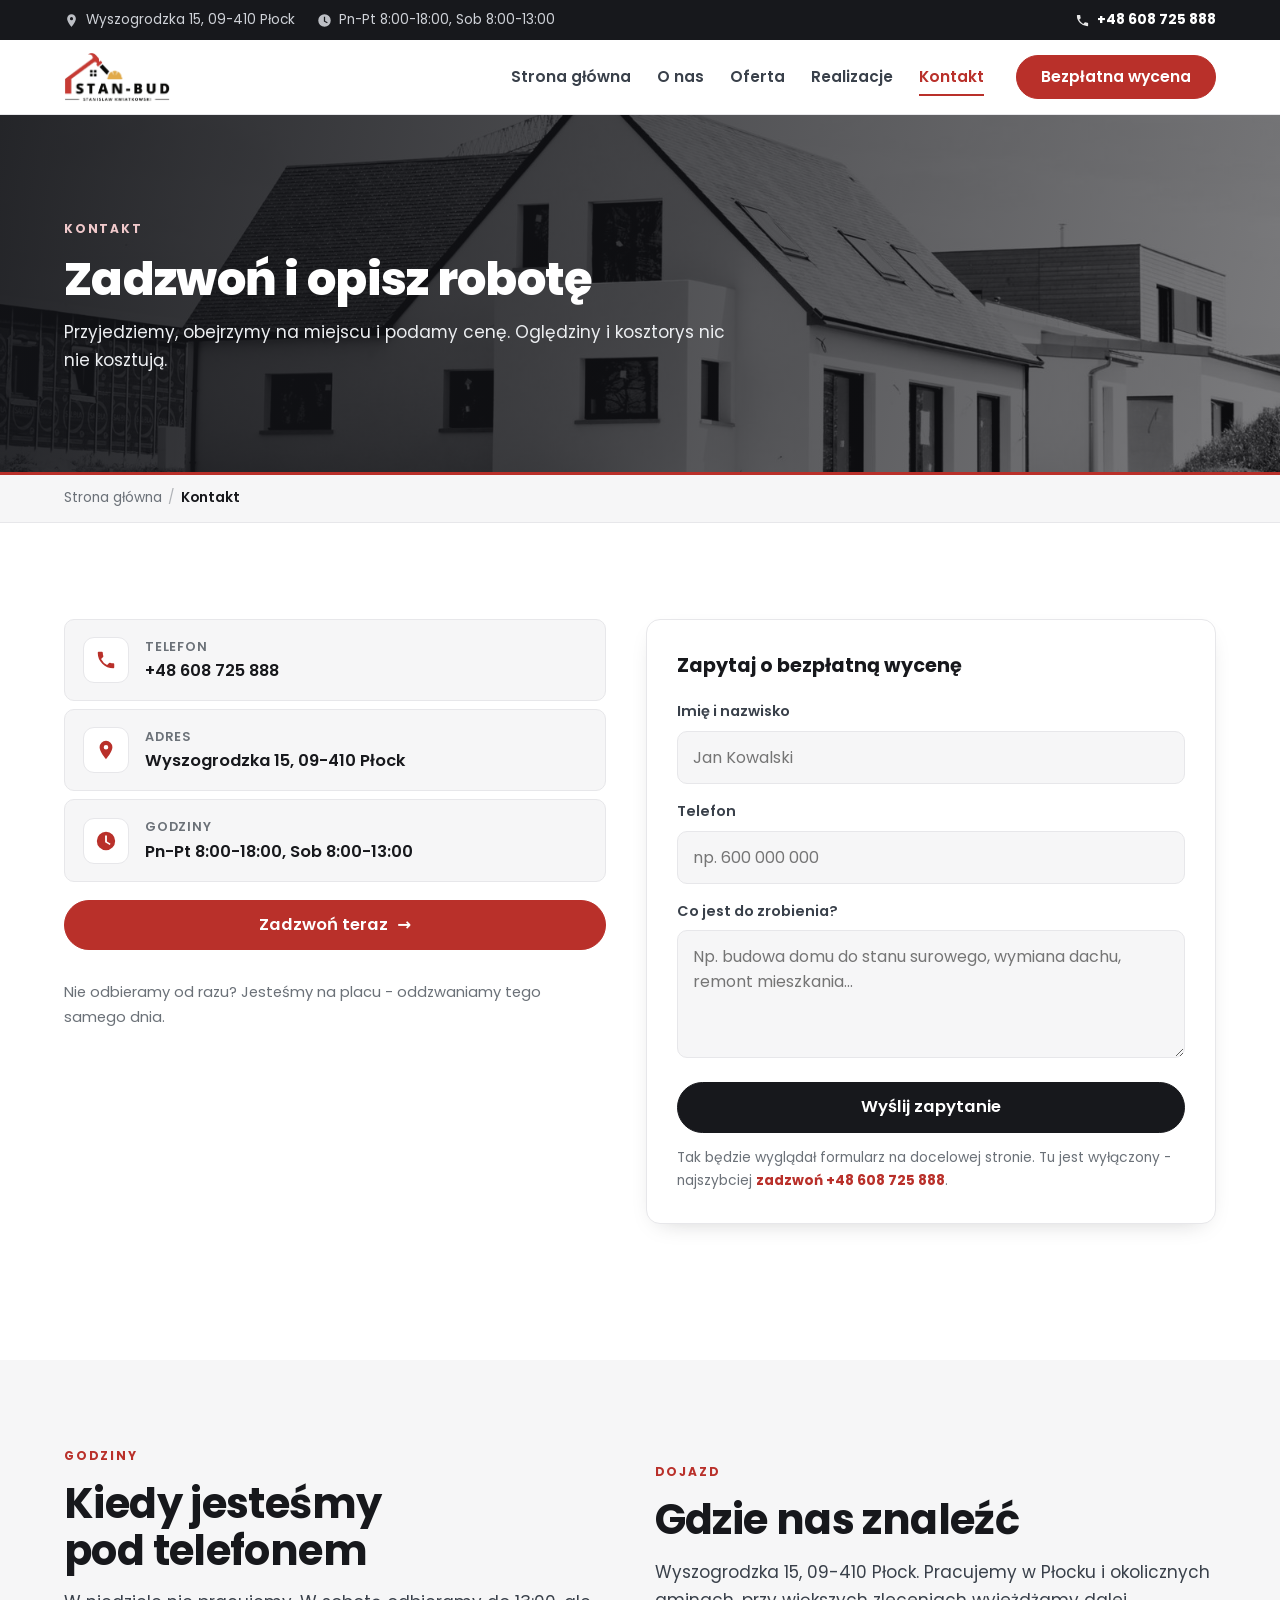
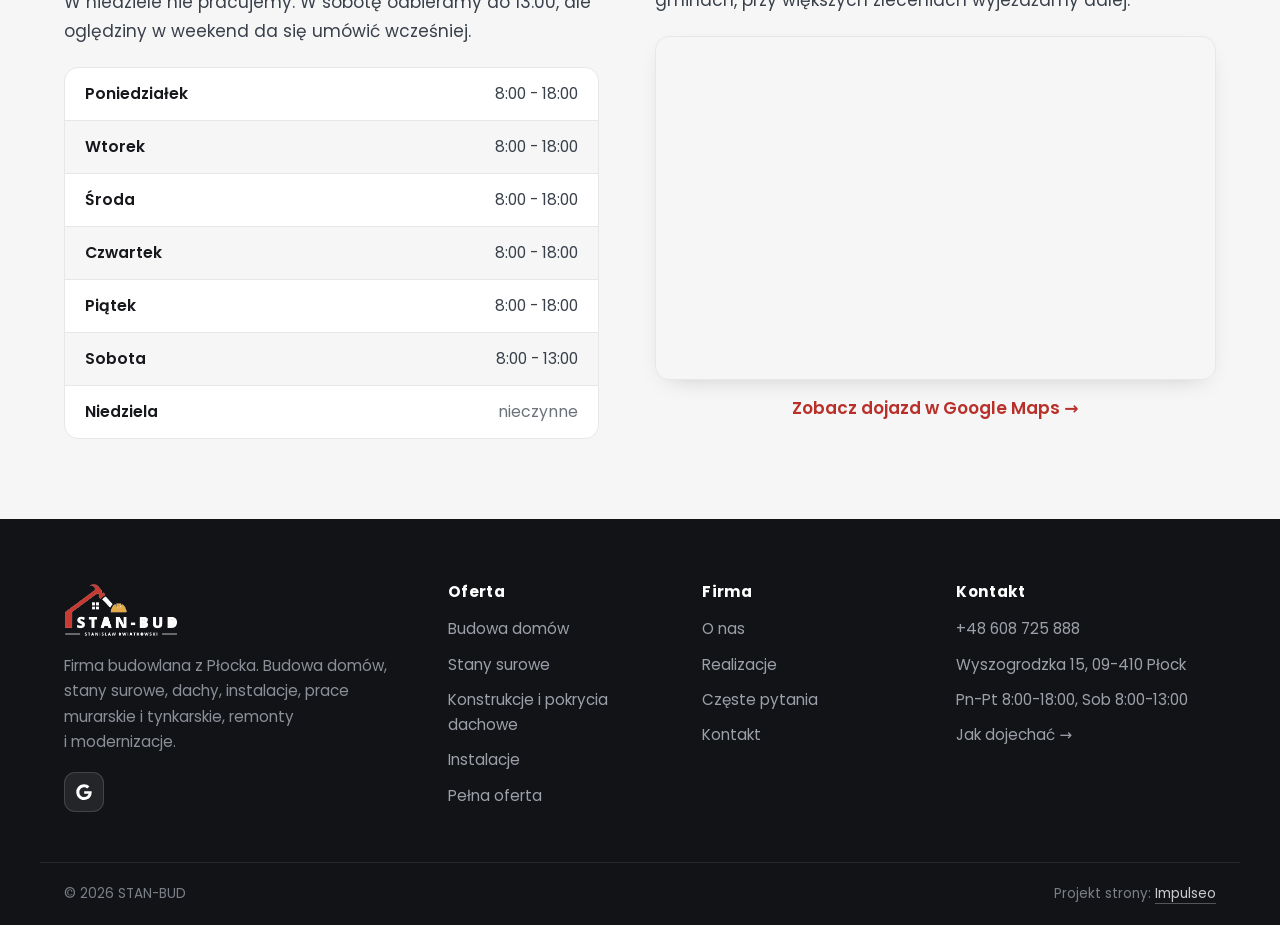
<file: kontakt.html>
<!DOCTYPE html>
<html lang="pl">
<head>
<meta charset="UTF-8">
<meta name="viewport" content="width=device-width, initial-scale=1.0">
<title>Kontakt - STAN-BUD, firma budowlana Płock</title>
<meta name="description" content="Kontakt do STAN-BUD: +48 608 725 888, Wyszogrodzka 15, 09-410 Płock. Bezpłatne oględziny i kosztorys. Pn-Pt 8:00-18:00, Sob 8:00-13:00.">
<link rel="canonical" href="https://impulseo-pl.github.io/stan-bud/kontakt.html">
<meta name="robots" content="noindex, nofollow">
<meta property="og:type" content="website">
<meta property="og:locale" content="pl_PL">
<meta property="og:site_name" content="STAN-BUD">
<meta property="og:title" content="Kontakt - STAN-BUD, firma budowlana Płock">
<meta property="og:description" content="Kontakt do STAN-BUD: +48 608 725 888, Wyszogrodzka 15, 09-410 Płock. Bezpłatne oględziny i kosztorys. Pn-Pt 8:00-18:00, Sob 8:00-13:00.">
<meta property="og:url" content="https://impulseo-pl.github.io/stan-bud/kontakt.html">
<meta property="og:image" content="https://impulseo-pl.github.io/stan-bud/img/og.jpg">
<meta property="og:image:width" content="1200">
<meta property="og:image:height" content="630">
<meta name="twitter:card" content="summary_large_image">
<meta name="theme-color" content="#B9302A">
<link rel="icon" href="img/logo.png">
<link rel="preload" as="image" href="img/logo.png" fetchpriority="high">
<link rel="preload" as="font" type="font/woff2" href="assets/fonts/poppins-700-latin.woff2" crossorigin>
<link rel="preload" as="font" type="font/woff2" href="assets/fonts/poppins-800-latin.woff2" crossorigin>
<link rel="stylesheet" href="assets/styles.css?v=20260921b">
<script type="application/ld+json">{"@context": "https://schema.org", "@type": "GeneralContractor", "name": "STAN-BUD", "url": "https://impulseo-pl.github.io/stan-bud/", "telephone": "+48608725888", "image": "https://impulseo-pl.github.io/stan-bud/img/og.jpg", "address": {"@type": "PostalAddress", "streetAddress": "Wyszogrodzka 15", "postalCode": "09-410", "addressLocality": "Płock", "addressCountry": "PL"}, "geo": {"@type": "GeoCoordinates", "latitude": "52.5395094", "longitude": "19.7130415"}, "areaServed": "Płock", "priceRange": "$$", "openingHoursSpecification": [{"@type": "OpeningHoursSpecification", "dayOfWeek": ["Monday", "Tuesday", "Wednesday", "Thursday", "Friday"], "opens": "08:00", "closes": "18:00"}, {"@type": "OpeningHoursSpecification", "dayOfWeek": ["Saturday"], "opens": "08:00", "closes": "13:00"}], "aggregateRating": {"@type": "AggregateRating", "ratingValue": "5.0", "reviewCount": "4"}, "sameAs": ["https://www.google.com/maps?cid=14558033095846120858"]}</script>
</head>
<body>

<!-- PASEK GÓRNY -->
<div class="topbar">
  <div class="wrap topbar-inner">
    <div class="tb-left">
      <span class="tb-item tb-area"><svg viewBox="0 0 24 24" class="ico" aria-hidden="true"><path d="M12 2a7 7 0 0 0-7 7c0 5 7 13 7 13s7-8 7-13a7 7 0 0 0-7-7Zm0 9.5A2.5 2.5 0 1 1 12 6.5a2.5 2.5 0 0 1 0 5Z"/></svg> Wyszogrodzka 15, 09-410 Płock</span>
      <span class="tb-item tb-hours"><svg viewBox="0 0 24 24" class="ico" aria-hidden="true"><path d="M12 2a10 10 0 1 0 0 20 10 10 0 0 0 0-20Zm1 10.6 4 2.3-.9 1.5-5.1-3V6h2Z"/></svg> Pn-Pt 8:00-18:00, Sob 8:00-13:00</span>
    </div>
    <div class="tb-right">
      <a class="tb-item tb-phone" href="tel:+48608725888"><svg viewBox="0 0 24 24" class="ico" aria-hidden="true"><path d="M6.6 10.8a15.5 15.5 0 0 0 6.6 6.6l2.2-2.2a1 1 0 0 1 1-.24 11.4 11.4 0 0 0 3.6.58 1 1 0 0 1 1 1V20a1 1 0 0 1-1 1A17 17 0 0 1 3 4a1 1 0 0 1 1-1h3.5a1 1 0 0 1 1 1c0 1.25.2 2.46.58 3.6a1 1 0 0 1-.25 1l-2.23 2.2Z"/></svg> +48 608 725 888</a>
    </div>
  </div>
</div>

<!-- PASEK NAWIGACJI -->
<header class="nav" id="nav">
  <div class="wrap nav-inner">
    <a class="brand" href="index.html" aria-label="STAN-BUD - strona główna">
      <img class="brand-logo" src="img/logo.png" width="866" height="410" fetchpriority="high" alt="STAN-BUD - firma budowlana, Płock">
    </a>
    <nav class="nav-links" id="navLinks">
      <a href="index.html">Strona główna</a>
      <a href="o-nas.html">O nas</a>
      <a href="oferta.html">Oferta</a>
      <a href="realizacje.html">Realizacje</a>
      <a href="kontakt.html" class="active">Kontakt</a>
      <a href="kontakt.html" class="btn btn-accent nav-cta">Bezpłatna wycena</a>
    </nav>
    <button class="nav-toggle" id="navToggle" aria-label="Otwórz menu" aria-expanded="false"><span></span><span></span><span></span></button>
  </div>
</header>

<main id="top">

<section class="pagehead">
  <img src="img/g3.jpg" alt="Dom jednorodzinny w trakcie budowy" width="1600" height="1066" fetchpriority="high">
  <div class="wrap">
    <span class="eyebrow">Kontakt</span>
    <h1>Zadzwoń i opisz robotę</h1>
    <p>Przyjedziemy, obejrzymy na miejscu i podamy cenę. Oględziny i kosztorys nic nie kosztują.</p>
  </div>
</section>

<div class="crumbs">
  <div class="wrap crumbs-inner">
    <a href="index.html">Strona główna</a> <span class="sep">/</span> <span aria-current="page">Kontakt</span>
  </div>
</div>

<section class="contact">
  <div class="wrap">
    <div class="contact-grid">
      <div class="contact-info reveal">
        <a class="ci-row" href="tel:+48608725888">
          <span class="ci-ico"><svg viewBox="0 0 24 24" aria-hidden="true"><path d="M6.6 10.8a15.5 15.5 0 0 0 6.6 6.6l2.2-2.2a1 1 0 0 1 1-.24 11.4 11.4 0 0 0 3.6.58 1 1 0 0 1 1 1V20a1 1 0 0 1-1 1A17 17 0 0 1 3 4a1 1 0 0 1 1-1h3.5a1 1 0 0 1 1 1c0 1.25.2 2.46.58 3.6a1 1 0 0 1-.25 1l-2.23 2.2Z"/></svg></span>
          <span><span class="ci-lab">Telefon</span><span class="ci-val">+48 608 725 888</span></span>
        </a>
        <a class="ci-row" href="https://www.google.com/maps?cid=14558033095846120858" target="_blank" rel="noopener">
          <span class="ci-ico"><svg viewBox="0 0 24 24" aria-hidden="true"><path d="M12 2a7 7 0 0 0-7 7c0 5 7 13 7 13s7-8 7-13a7 7 0 0 0-7-7Zm0 9.5A2.5 2.5 0 1 1 12 6.5a2.5 2.5 0 0 1 0 5Z"/></svg></span>
          <span><span class="ci-lab">Adres</span><span class="ci-val">Wyszogrodzka 15, 09-410 Płock</span></span>
        </a>
        <div class="ci-row">
          <span class="ci-ico"><svg viewBox="0 0 24 24" aria-hidden="true"><path d="M12 2a10 10 0 1 0 0 20 10 10 0 0 0 0-20Zm1 10.6 4 2.3-.9 1.5-5.1-3V6h2Z"/></svg></span>
          <span><span class="ci-lab">Godziny</span><span class="ci-val">Pn-Pt 8:00-18:00, Sob 8:00-13:00</span></span>
        </div>
        <a href="tel:+48608725888" class="btn btn-accent btn-lg ci-callbtn">Zadzwoń teraz <span class="arr" aria-hidden="true">&rarr;</span></a>
        <p class="lead-note" style="text-align:left">Nie odbieramy od razu? Jesteśmy na placu - oddzwaniamy tego samego dnia.</p>
      </div>

      <div class="contact-form reveal" aria-label="Zapytanie o wycenę - podgląd">
        <p class="cf-title">Zapytaj o bezpłatną wycenę</p>
        <label>Imię i nazwisko<input type="text" name="name" placeholder="Jan Kowalski" autocomplete="name"></label>
        <label>Telefon<input type="tel" name="phone" placeholder="np. 600 000 000" autocomplete="tel"></label>
        <label>Co jest do zrobienia?<textarea name="msg" rows="4" placeholder="Np. budowa domu do stanu surowego, wymiana dachu, remont mieszkania..."></textarea></label>
        <span class="btn btn-primary btn-lg btn-block">Wyślij zapytanie</span>
        <span class="cf-hint">Tak będzie wyglądał formularz na docelowej stronie. Tu jest wyłączony - najszybciej <a href="tel:+48608725888">zadzwoń +48 608 725 888</a>.</span>
      </div>
    </div>
  </div>
</section>

<section class="section alt">
  <div class="wrap">
    <div class="promise-grid">
      <div class="reveal">
        <span class="eyebrow">Godziny</span>
        <h2>Kiedy jesteśmy pod telefonem</h2>
        <p style="color:var(--ink-soft);margin:14px 0 22px">W niedziele nie pracujemy. W sobotę odbieramy do 13:00, ale oględziny w weekend da się umówić wcześniej.</p>
        <div class="godziny">
      <div class="gh-row"><b>Poniedziałek</b><span>8:00 - 18:00</span></div>
      <div class="gh-row"><b>Wtorek</b><span>8:00 - 18:00</span></div>
      <div class="gh-row"><b>Środa</b><span>8:00 - 18:00</span></div>
      <div class="gh-row"><b>Czwartek</b><span>8:00 - 18:00</span></div>
      <div class="gh-row"><b>Piątek</b><span>8:00 - 18:00</span></div>
      <div class="gh-row"><b>Sobota</b><span>8:00 - 13:00</span></div>
      <div class="gh-row gh-off"><b>Niedziela</b><span>nieczynne</span></div>
        </div>
      </div>
      <div class="reveal">
        <span class="eyebrow">Dojazd</span>
        <h2>Gdzie nas znaleźć</h2>
        <p style="color:var(--ink-soft);margin:14px 0 22px">Wyszogrodzka 15, 09-410 Płock. Pracujemy w Płocku i okolicznych gminach, przy większych zleceniach wyjeżdżamy dalej.</p>
        <div class="mapa-osadzona" style="margin-top:0">
          <iframe title="STAN-BUD - Wyszogrodzka 15, 09-410 Płock" src="https://maps.google.com/maps?q=Wyszogrodzka%2015%2C%2009-410%20P%C5%82ock&z=14&output=embed" loading="lazy" referrerpolicy="no-referrer-when-downgrade"></iframe>
        </div>
        <p class="map-link" style="margin-top:14px"><a href="https://www.google.com/maps?cid=14558033095846120858" target="_blank" rel="noopener">Zobacz dojazd w Google Maps &rarr;</a></p>
      </div>
    </div>
  </div>
</section>

</main>

<!-- STOPKA -->
<footer class="footer">
  <div class="wrap foot-grid">
    <div class="foot-brand">
      <div class="foot-brand-lock">
        <span class="foot-logo"><img src="img/logo-light.png" width="866" height="410" alt="STAN-BUD"></span>
      </div>
      <p>Firma budowlana z Płocka. Budowa domów, stany surowe, dachy, instalacje, prace murarskie i tynkarskie, remonty i modernizacje.</p>
      <div class="soc-row">
        <a class="soc" href="https://www.google.com/maps?cid=14558033095846120858" target="_blank" rel="noopener" aria-label="STAN-BUD w Google Maps"><svg viewBox="0 0 24 24" aria-hidden="true"><path d="M21.35 11.1h-9.17v2.96h5.26c-.23 1.37-1.6 4.02-5.26 4.02-3.17 0-5.75-2.62-5.75-5.85s2.58-5.85 5.75-5.85c1.8 0 3.01.77 3.7 1.43l2.52-2.43C16.79 3.72 14.7 2.8 12.18 2.8 6.98 2.8 2.77 7.01 2.77 12.2s4.21 9.4 9.41 9.4c5.43 0 9.03-3.82 9.03-9.2 0-.62-.07-1.09-.16-1.3Z" fill="#fff"/></svg></a>
      </div>
    </div>
    <div class="foot-col">
      <h4>Oferta</h4>
      <a href="oferta.html#budowa">Budowa domów</a>
      <a href="oferta.html#stany">Stany surowe</a>
      <a href="oferta.html#dachy">Konstrukcje i pokrycia dachowe</a>
      <a href="oferta.html#instalacje">Instalacje</a>
      <a href="oferta.html">Pełna oferta</a>
    </div>
    <div class="foot-col">
      <h4>Firma</h4>
      <a href="o-nas.html">O nas</a>
      <a href="realizacje.html">Realizacje</a>
      <a href="index.html#faq">Częste pytania</a>
      <a href="kontakt.html">Kontakt</a>
    </div>
    <div class="foot-col">
      <h4>Kontakt</h4>
      <a href="tel:+48608725888">+48 608 725 888</a>
      <span class="foot-plain">Wyszogrodzka 15, 09-410 Płock</span>
      <span class="foot-plain">Pn-Pt 8:00-18:00, Sob 8:00-13:00</span>
      <a href="https://www.google.com/maps?cid=14558033095846120858" target="_blank" rel="noopener">Jak dojechać &rarr;</a>
    </div>
  </div>
  <div class="wrap foot-bot">
    <span>&copy; 2026 STAN-BUD</span>
    <span>Projekt strony: <a class="foot-credit" href="https://impulseo.pl" target="_blank" rel="noopener">Impulseo</a></span>
  </div>
</footer>

<!-- PASEK KONTAKTU NA TELEFONIE -->
<div class="sticky-call">
  <a class="sc-call" href="tel:+48608725888"><svg viewBox="0 0 24 24" width="18" height="18" aria-hidden="true"><path d="M6.6 10.8a15.5 15.5 0 0 0 6.6 6.6l2.2-2.2a1 1 0 0 1 1-.24 11.4 11.4 0 0 0 3.6.58 1 1 0 0 1 1 1V20a1 1 0 0 1-1 1A17 17 0 0 1 3 4a1 1 0 0 1 1-1h3.5a1 1 0 0 1 1 1c0 1.25.2 2.46.58 3.6a1 1 0 0 1-.25 1l-2.23 2.2Z"/></svg> Zadzwoń</a>
  <a class="sc-quote" href="kontakt.html">Bezpłatna wycena</a>
</div>

<script src="assets/main.js?v=20260921b"></script>
</body>
</html>
</file>
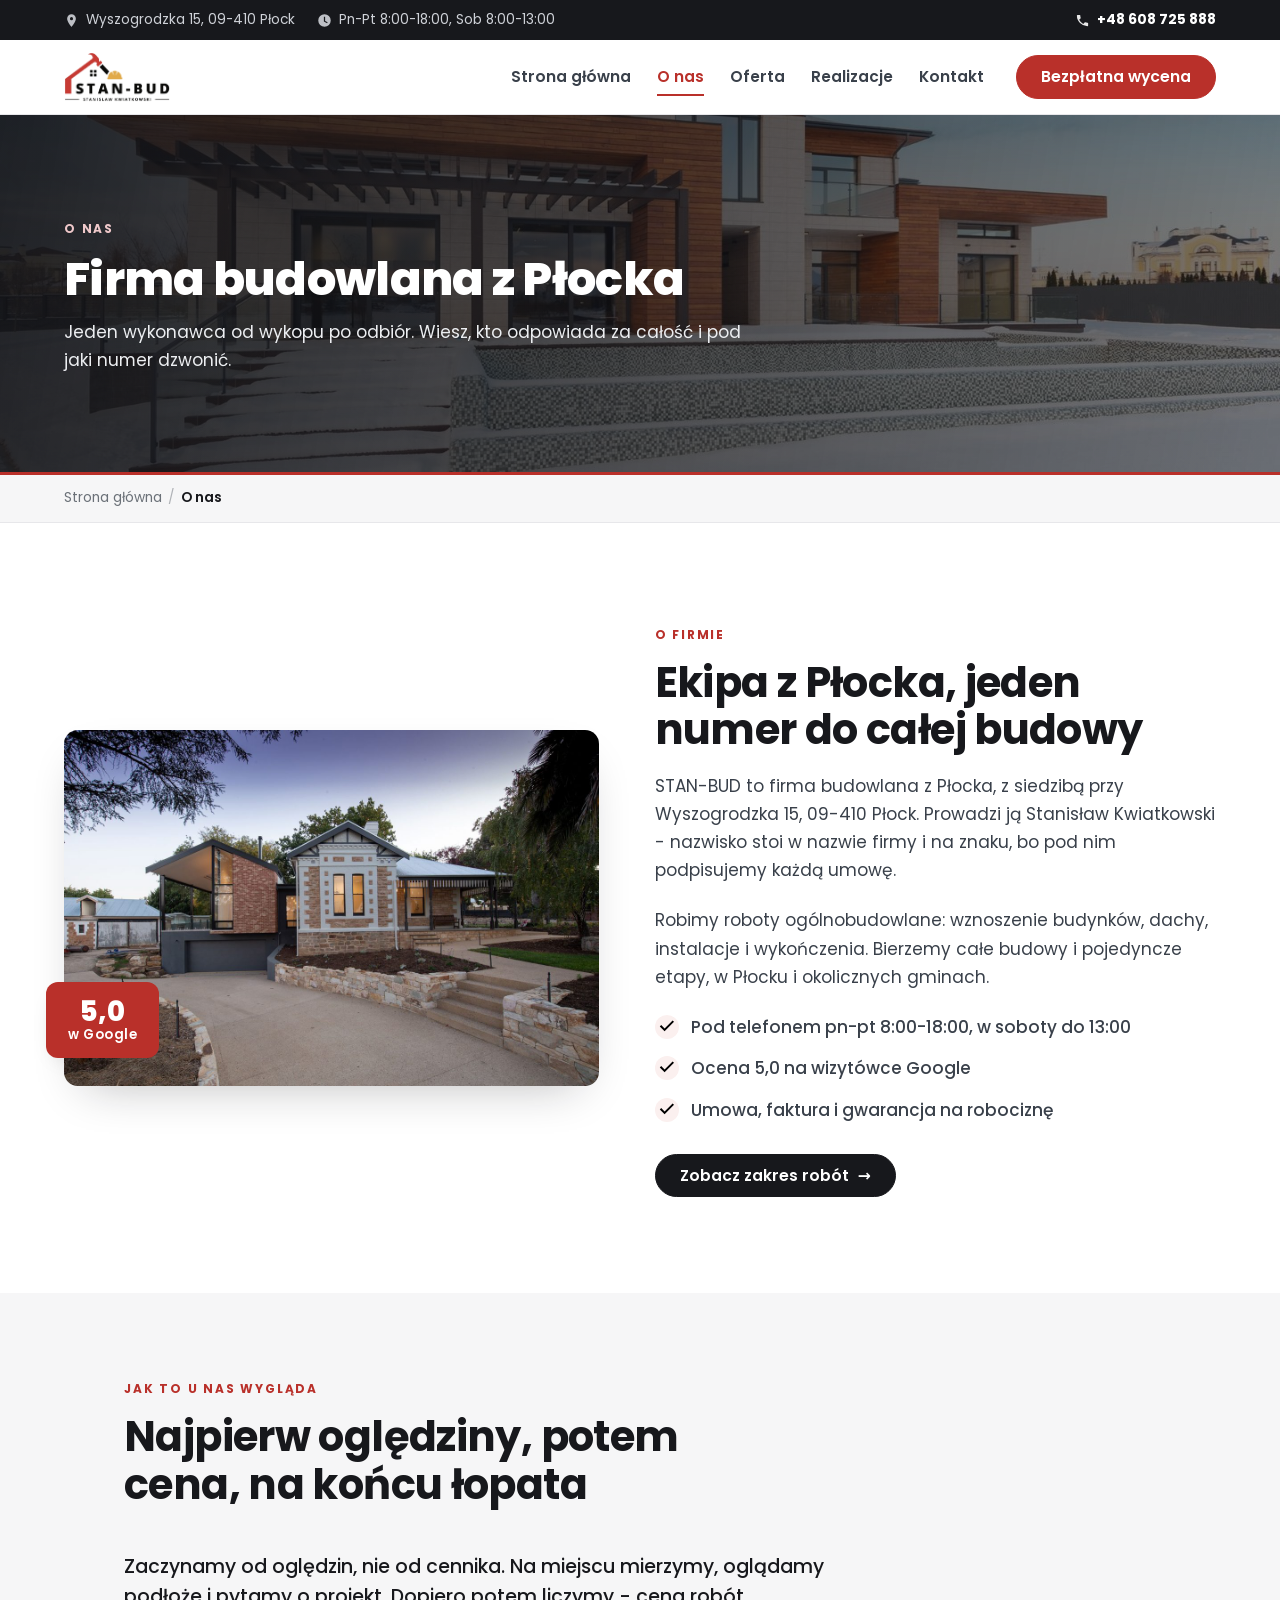
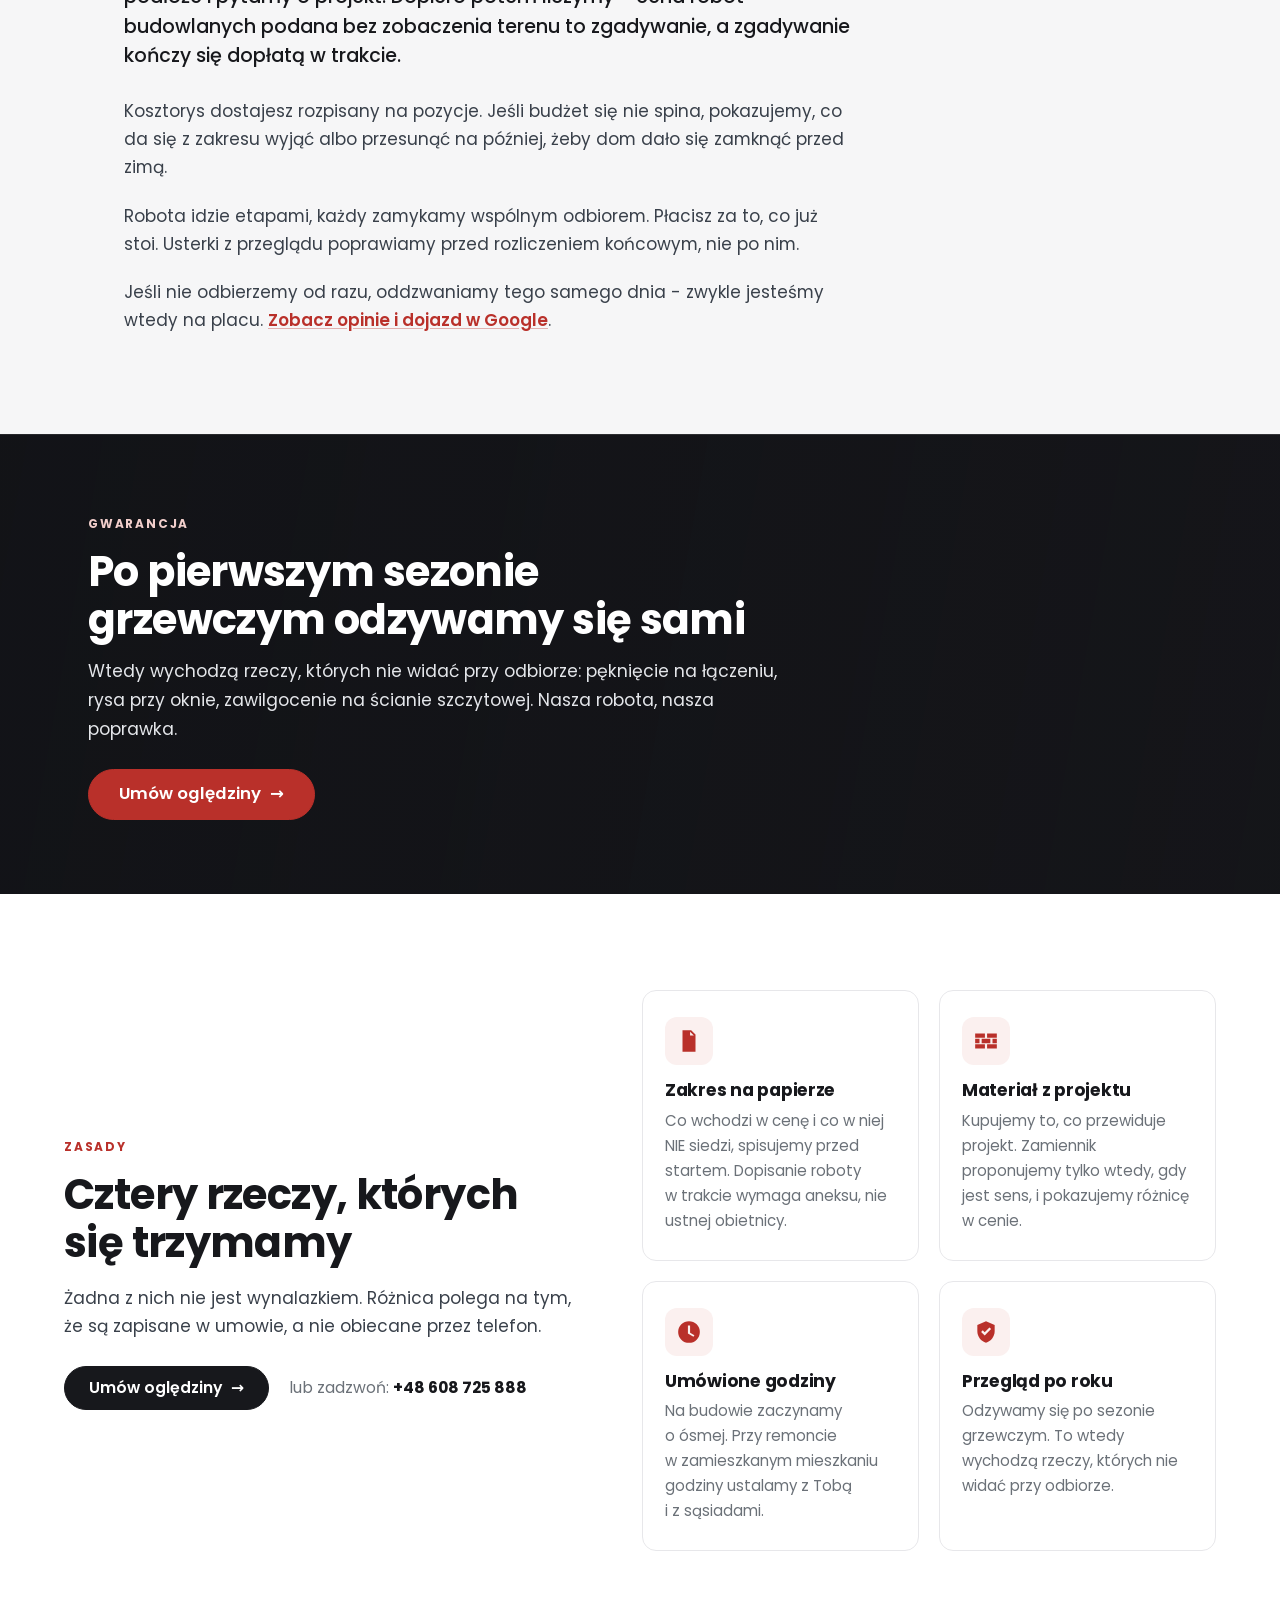
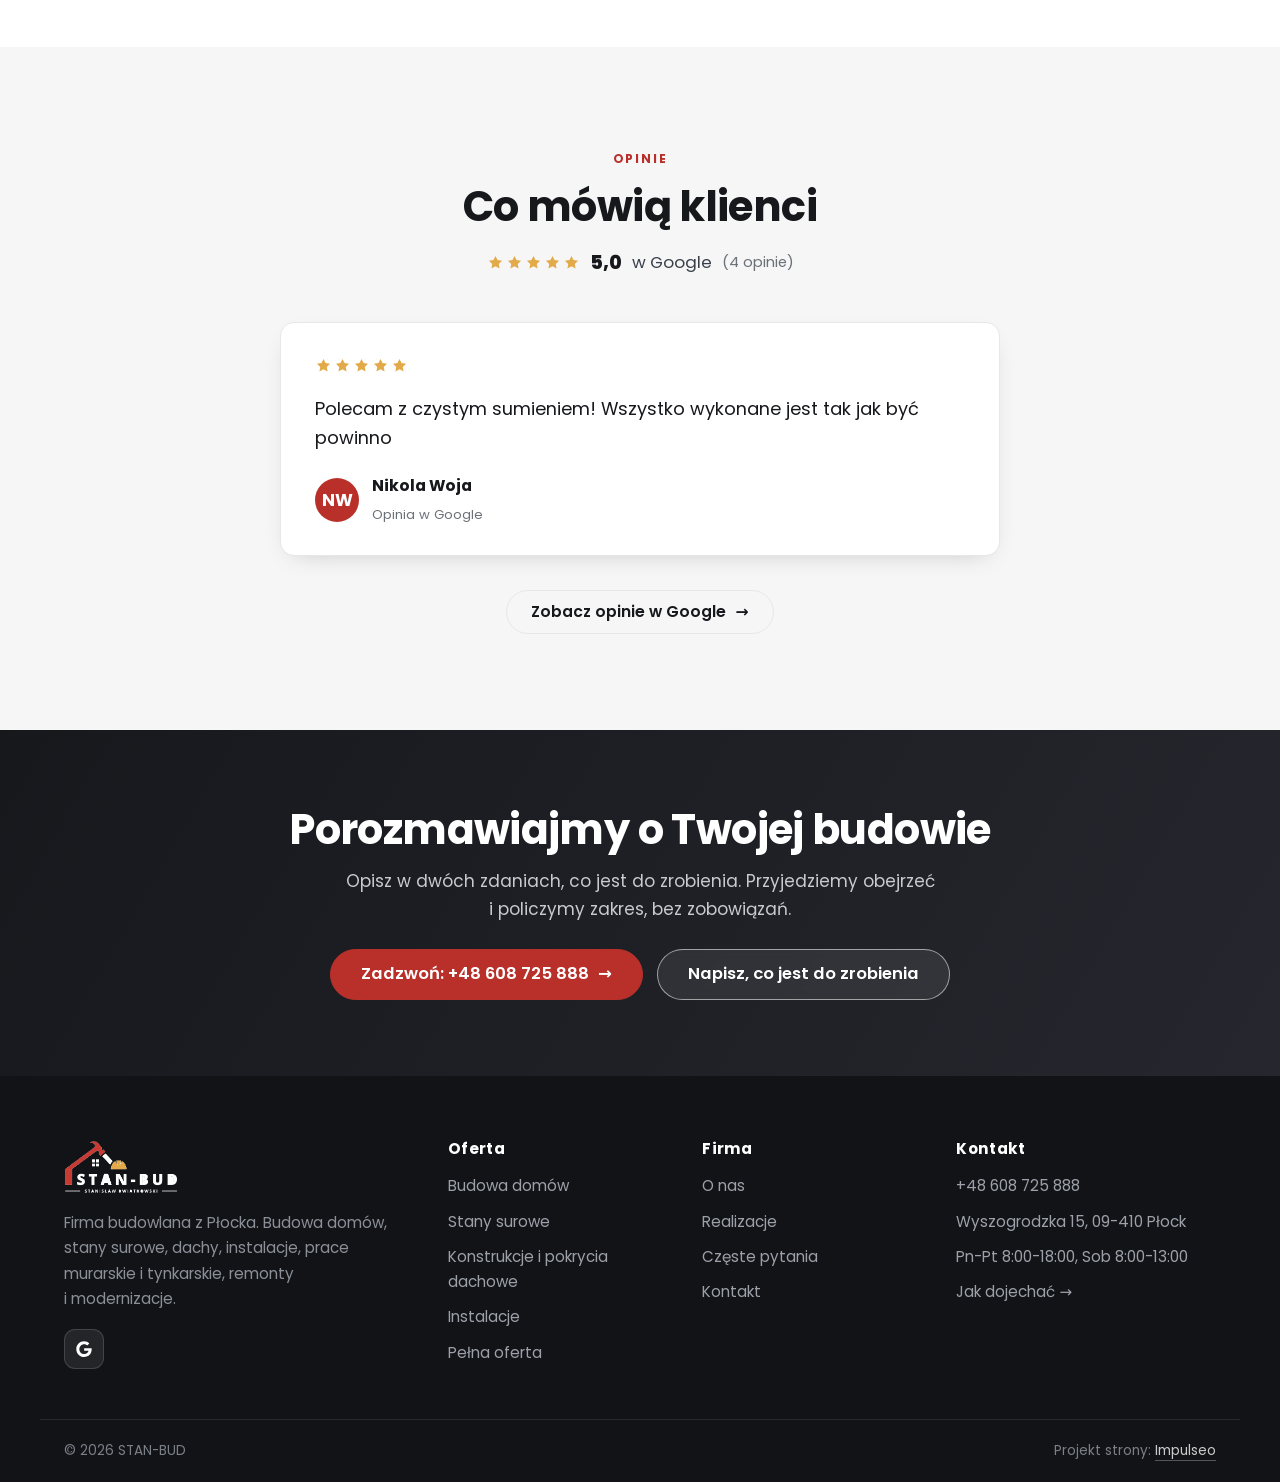
<file: o-nas.html>
<!DOCTYPE html>
<html lang="pl">
<head>
<meta charset="UTF-8">
<meta name="viewport" content="width=device-width, initial-scale=1.0">
<title>O nas - STAN-BUD, firma budowlana z Płocka</title>
<meta name="description" content="STAN-BUD to firma budowlana z Płocka (Wyszogrodzka 15). Budowa domów, dachy, instalacje, roboty ogólnobudowlane. Ocena 5,0 w Google.">
<link rel="canonical" href="https://impulseo-pl.github.io/stan-bud/o-nas.html">
<meta name="robots" content="noindex, nofollow">
<meta property="og:type" content="website">
<meta property="og:locale" content="pl_PL">
<meta property="og:site_name" content="STAN-BUD">
<meta property="og:title" content="O nas - STAN-BUD, firma budowlana z Płocka">
<meta property="og:description" content="STAN-BUD to firma budowlana z Płocka (Wyszogrodzka 15). Budowa domów, dachy, instalacje, roboty ogólnobudowlane. Ocena 5,0 w Google.">
<meta property="og:url" content="https://impulseo-pl.github.io/stan-bud/o-nas.html">
<meta property="og:image" content="https://impulseo-pl.github.io/stan-bud/img/og.jpg">
<meta property="og:image:width" content="1200">
<meta property="og:image:height" content="630">
<meta name="twitter:card" content="summary_large_image">
<meta name="theme-color" content="#B9302A">
<link rel="icon" href="img/logo.png">
<link rel="preload" as="image" href="img/logo.png" fetchpriority="high">
<link rel="preload" as="font" type="font/woff2" href="assets/fonts/poppins-700-latin.woff2" crossorigin>
<link rel="preload" as="font" type="font/woff2" href="assets/fonts/poppins-800-latin.woff2" crossorigin>
<link rel="stylesheet" href="assets/styles.css?v=20260921b">
<script type="application/ld+json">{"@context": "https://schema.org", "@type": "GeneralContractor", "name": "STAN-BUD", "url": "https://impulseo-pl.github.io/stan-bud/", "telephone": "+48608725888", "image": "https://impulseo-pl.github.io/stan-bud/img/og.jpg", "address": {"@type": "PostalAddress", "streetAddress": "Wyszogrodzka 15", "postalCode": "09-410", "addressLocality": "Płock", "addressCountry": "PL"}, "geo": {"@type": "GeoCoordinates", "latitude": "52.5395094", "longitude": "19.7130415"}, "areaServed": "Płock", "priceRange": "$$", "openingHoursSpecification": [{"@type": "OpeningHoursSpecification", "dayOfWeek": ["Monday", "Tuesday", "Wednesday", "Thursday", "Friday"], "opens": "08:00", "closes": "18:00"}, {"@type": "OpeningHoursSpecification", "dayOfWeek": ["Saturday"], "opens": "08:00", "closes": "13:00"}], "aggregateRating": {"@type": "AggregateRating", "ratingValue": "5.0", "reviewCount": "4"}, "sameAs": ["https://www.google.com/maps?cid=14558033095846120858"]}</script>
</head>
<body>

<!-- PASEK GÓRNY -->
<div class="topbar">
  <div class="wrap topbar-inner">
    <div class="tb-left">
      <span class="tb-item tb-area"><svg viewBox="0 0 24 24" class="ico" aria-hidden="true"><path d="M12 2a7 7 0 0 0-7 7c0 5 7 13 7 13s7-8 7-13a7 7 0 0 0-7-7Zm0 9.5A2.5 2.5 0 1 1 12 6.5a2.5 2.5 0 0 1 0 5Z"/></svg> Wyszogrodzka 15, 09-410 Płock</span>
      <span class="tb-item tb-hours"><svg viewBox="0 0 24 24" class="ico" aria-hidden="true"><path d="M12 2a10 10 0 1 0 0 20 10 10 0 0 0 0-20Zm1 10.6 4 2.3-.9 1.5-5.1-3V6h2Z"/></svg> Pn-Pt 8:00-18:00, Sob 8:00-13:00</span>
    </div>
    <div class="tb-right">
      <a class="tb-item tb-phone" href="tel:+48608725888"><svg viewBox="0 0 24 24" class="ico" aria-hidden="true"><path d="M6.6 10.8a15.5 15.5 0 0 0 6.6 6.6l2.2-2.2a1 1 0 0 1 1-.24 11.4 11.4 0 0 0 3.6.58 1 1 0 0 1 1 1V20a1 1 0 0 1-1 1A17 17 0 0 1 3 4a1 1 0 0 1 1-1h3.5a1 1 0 0 1 1 1c0 1.25.2 2.46.58 3.6a1 1 0 0 1-.25 1l-2.23 2.2Z"/></svg> +48 608 725 888</a>
    </div>
  </div>
</div>

<!-- PASEK NAWIGACJI -->
<header class="nav" id="nav">
  <div class="wrap nav-inner">
    <a class="brand" href="index.html" aria-label="STAN-BUD - strona główna">
      <img class="brand-logo" src="img/logo.png" width="866" height="410" fetchpriority="high" alt="STAN-BUD - firma budowlana, Płock">
    </a>
    <nav class="nav-links" id="navLinks">
      <a href="index.html">Strona główna</a>
      <a href="o-nas.html" class="active">O nas</a>
      <a href="oferta.html">Oferta</a>
      <a href="realizacje.html">Realizacje</a>
      <a href="kontakt.html">Kontakt</a>
      <a href="kontakt.html" class="btn btn-accent nav-cta">Bezpłatna wycena</a>
    </nav>
    <button class="nav-toggle" id="navToggle" aria-label="Otwórz menu" aria-expanded="false"><span></span><span></span><span></span></button>
  </div>
</header>

<main id="top">

<section class="pagehead">
  <img src="img/g12.jpg" alt="Nowoczesny dom z tarasem po zakończonej budowie" width="1600" height="1065" fetchpriority="high">
  <div class="wrap">
    <span class="eyebrow">O nas</span>
    <h1>Firma budowlana z Płocka</h1>
    <p>Jeden wykonawca od wykopu po odbiór. Wiesz, kto odpowiada za całość i pod jaki numer dzwonić.</p>
  </div>
</section>

<div class="crumbs">
  <div class="wrap crumbs-inner">
    <a href="index.html">Strona główna</a> <span class="sep">/</span> <span aria-current="page">O nas</span>
  </div>
</div>

<section class="promise">
  <div class="wrap promise-grid">
    <div class="promise-media reveal">
      <img src="img/g11.jpg" alt="Dom jednorodzinny wieczorem, po zakończonej budowie" width="1200" height="800" decoding="async">
      <div class="promise-badge"><b>5,0</b><span>w Google</span></div>
    </div>
    <div class="promise-copy reveal">
      <span class="eyebrow">O firmie</span>
      <h2>Ekipa z Płocka, jeden numer do całej budowy</h2>
      <p>STAN-BUD to firma budowlana z Płocka, z siedzibą przy Wyszogrodzka 15, 09-410 Płock. Prowadzi ją Stanisław Kwiatkowski - nazwisko stoi w nazwie firmy i na znaku, bo pod nim podpisujemy każdą umowę.</p>
      <p>Robimy roboty ogólnobudowlane: wznoszenie budynków, dachy, instalacje i wykończenia. Bierzemy całe budowy i pojedyncze etapy, w Płocku i okolicznych gminach.</p>
      <ul class="promise-list">
        <li><span class="pl-ico" aria-hidden="true"><svg viewBox="0 0 24 24" aria-hidden="true"><path d="M9.6 16.2 4.8 11.4l1.4-1.4 3.4 3.4 8-8 1.4 1.4-9.4 9.4Z"/></svg></span> Pod telefonem pn-pt 8:00-18:00, w soboty do 13:00</li>
        <li><span class="pl-ico" aria-hidden="true"><svg viewBox="0 0 24 24" aria-hidden="true"><path d="M9.6 16.2 4.8 11.4l1.4-1.4 3.4 3.4 8-8 1.4 1.4-9.4 9.4Z"/></svg></span> Ocena 5,0 na wizytówce Google</li>
        <li><span class="pl-ico" aria-hidden="true"><svg viewBox="0 0 24 24" aria-hidden="true"><path d="M9.6 16.2 4.8 11.4l1.4-1.4 3.4 3.4 8-8 1.4 1.4-9.4 9.4Z"/></svg></span> Umowa, faktura i gwarancja na robociznę</li>
      </ul>
      <a href="oferta.html" class="btn btn-primary">Zobacz zakres robót <span class="arr" aria-hidden="true">&rarr;</span></a>
    </div>
  </div>
</section>

<section class="section alt">
  <div class="wrap wrap-narrow">
    <div class="head reveal">
      <span class="eyebrow">Jak to u nas wygląda</span>
      <h2>Najpierw oględziny, potem cena, na końcu łopata</h2>
    </div>
    <div class="prose full reveal">
      <p class="lead">Zaczynamy od oględzin, nie od cennika. Na miejscu mierzymy, oglądamy podłoże i pytamy o projekt. Dopiero potem liczymy - cena robót budowlanych podana bez zobaczenia terenu to zgadywanie, a zgadywanie kończy się dopłatą w trakcie.</p>
      <p>Kosztorys dostajesz rozpisany na pozycje. Jeśli budżet się nie spina, pokazujemy, co da się z zakresu wyjąć albo przesunąć na później, żeby dom dało się zamknąć przed zimą.</p>
      <p>Robota idzie etapami, każdy zamykamy wspólnym odbiorem. Płacisz za to, co już stoi. Usterki z przeglądu poprawiamy przed rozliczeniem końcowym, nie po nim.</p>
      <p>Jeśli nie odbierzemy od razu, oddzwaniamy tego samego dnia - zwykle jesteśmy wtedy na placu. <a href="https://www.google.com/maps?cid=14558033095846120858" target="_blank" rel="noopener">Zobacz opinie i dojazd w Google</a>.</p>
    </div>
  </div>
</section>

<section class="stopklatka">
  <div class="stk-bg" style="background-image:url(img/g10.jpg)"></div>
  <div class="wrap">
    <div class="stk-inner">
      <span class="eyebrow">Gwarancja</span>
      <h2>Po pierwszym sezonie grzewczym odzywamy się sami</h2>
      <p>Wtedy wychodzą rzeczy, których nie widać przy odbiorze: pęknięcie na łączeniu, rysa przy oknie, zawilgocenie na ścianie szczytowej. Nasza robota, nasza poprawka.</p>
      <a href="kontakt.html" class="btn btn-accent btn-lg">Umów oględziny <span class="arr" aria-hidden="true">&rarr;</span></a>
    </div>
  </div>
</section>

<section class="why">
  <div class="wrap why-grid">
    <div class="why-copy reveal">
      <span class="eyebrow">Zasady</span>
      <h2>Cztery rzeczy, których się trzymamy</h2>
      <p>Żadna z nich nie jest wynalazkiem. Różnica polega na tym, że są zapisane w umowie, a nie obiecane przez telefon.</p>
      <div class="why-cta-row">
        <a href="kontakt.html" class="btn btn-primary">Umów oględziny <span class="arr" aria-hidden="true">&rarr;</span></a>
        <span class="why-tel">lub zadzwoń: <b>+48 608 725 888</b></span>
      </div>
    </div>
    <div class="why-values reveal">
        <div class="val">
          <span class="val-ico" aria-hidden="true"><svg viewBox="0 0 24 24" aria-hidden="true"><path d="M6 2h8l4 4v16H6V2Zm7 1.5V7h3.5L13 3.5ZM8.5 11h7v1.8h-7V11Zm0 3.6h7v1.8h-7v-1.8Z"/></svg></span>
          <h4>Zakres na papierze</h4>
          <p>Co wchodzi w cenę i co w niej NIE siedzi, spisujemy przed startem. Dopisanie roboty w trakcie wymaga aneksu, nie ustnej obietnicy.</p>
        </div>
        <div class="val">
          <span class="val-ico" aria-hidden="true"><svg viewBox="0 0 24 24" aria-hidden="true"><path d="M2 5h9v4H2V5Zm11 0h9v4h-9V5ZM2 10h4v4H2v-4Zm6 0h8v4H8v-4Zm10 0h4v4h-4v-4ZM2 15h9v4H2v-4Zm11 0h9v4h-9v-4Z"/></svg></span>
          <h4>Materiał z projektu</h4>
          <p>Kupujemy to, co przewiduje projekt. Zamiennik proponujemy tylko wtedy, gdy jest sens, i pokazujemy różnicę w cenie.</p>
        </div>
        <div class="val">
          <span class="val-ico" aria-hidden="true"><svg viewBox="0 0 24 24" aria-hidden="true"><path d="M12 2a10 10 0 1 0 0 20 10 10 0 0 0 0-20Zm1 10.6 4 2.3-.9 1.5-5.1-3V6h2Z"/></svg></span>
          <h4>Umówione godziny</h4>
          <p>Na budowie zaczynamy o ósmej. Przy remoncie w zamieszkanym mieszkaniu godziny ustalamy z Tobą i z sąsiadami.</p>
        </div>
        <div class="val">
          <span class="val-ico" aria-hidden="true"><svg viewBox="0 0 24 24" aria-hidden="true"><path d="M12 2 4 5.5v5.8c0 4.8 3.4 9.3 8 10.7 4.6-1.4 8-5.9 8-10.7V5.5L12 2Zm-1.2 13.2-3.3-3.3 1.5-1.5 1.8 1.8 4.4-4.4 1.5 1.5-5.9 5.9Z"/></svg></span>
          <h4>Przegląd po roku</h4>
          <p>Odzywamy się po sezonie grzewczym. To wtedy wychodzą rzeczy, których nie widać przy odbiorze.</p>
        </div>
    </div>
  </div>
</section>

<section class="reviews" id="opinie">
  <div class="wrap">
    <div class="head center reveal">
      <span class="eyebrow">Opinie</span>
      <h2>Co mówią klienci</h2>
      <div class="rev-rating op-meta"><span class="stars rr-stars" aria-hidden="true"><svg class="ico-star" viewBox="0 0 24 24" aria-hidden="true"><path d="M12 2.8l2.85 5.8 6.4.93-4.63 4.5 1.1 6.37L12 17.4l-5.72 3 1.1-6.37-4.63-4.5 6.4-.93L12 2.8Z"/></svg><svg class="ico-star" viewBox="0 0 24 24" aria-hidden="true"><path d="M12 2.8l2.85 5.8 6.4.93-4.63 4.5 1.1 6.37L12 17.4l-5.72 3 1.1-6.37-4.63-4.5 6.4-.93L12 2.8Z"/></svg><svg class="ico-star" viewBox="0 0 24 24" aria-hidden="true"><path d="M12 2.8l2.85 5.8 6.4.93-4.63 4.5 1.1 6.37L12 17.4l-5.72 3 1.1-6.37-4.63-4.5 6.4-.93L12 2.8Z"/></svg><svg class="ico-star" viewBox="0 0 24 24" aria-hidden="true"><path d="M12 2.8l2.85 5.8 6.4.93-4.63 4.5 1.1 6.37L12 17.4l-5.72 3 1.1-6.37-4.63-4.5 6.4-.93L12 2.8Z"/></svg><svg class="ico-star" viewBox="0 0 24 24" aria-hidden="true"><path d="M12 2.8l2.85 5.8 6.4.93-4.63 4.5 1.1 6.37L12 17.4l-5.72 3 1.1-6.37-4.63-4.5 6.4-.93L12 2.8Z"/></svg></span> <b>5,0</b> w Google <span class="rr-count">(4 opinie)</span></div>
    </div>
    <div class="rev-grid rev-one reveal">
      <figure class="rev">
        <div class="rev-stars"><span class="stars" aria-hidden="true"><svg class="ico-star" viewBox="0 0 24 24" aria-hidden="true"><path d="M12 2.8l2.85 5.8 6.4.93-4.63 4.5 1.1 6.37L12 17.4l-5.72 3 1.1-6.37-4.63-4.5 6.4-.93L12 2.8Z"/></svg><svg class="ico-star" viewBox="0 0 24 24" aria-hidden="true"><path d="M12 2.8l2.85 5.8 6.4.93-4.63 4.5 1.1 6.37L12 17.4l-5.72 3 1.1-6.37-4.63-4.5 6.4-.93L12 2.8Z"/></svg><svg class="ico-star" viewBox="0 0 24 24" aria-hidden="true"><path d="M12 2.8l2.85 5.8 6.4.93-4.63 4.5 1.1 6.37L12 17.4l-5.72 3 1.1-6.37-4.63-4.5 6.4-.93L12 2.8Z"/></svg><svg class="ico-star" viewBox="0 0 24 24" aria-hidden="true"><path d="M12 2.8l2.85 5.8 6.4.93-4.63 4.5 1.1 6.37L12 17.4l-5.72 3 1.1-6.37-4.63-4.5 6.4-.93L12 2.8Z"/></svg><svg class="ico-star" viewBox="0 0 24 24" aria-hidden="true"><path d="M12 2.8l2.85 5.8 6.4.93-4.63 4.5 1.1 6.37L12 17.4l-5.72 3 1.1-6.37-4.63-4.5 6.4-.93L12 2.8Z"/></svg></span></div>
        <blockquote>Polecam z czystym sumieniem! Wszystko wykonane jest tak jak być powinno</blockquote>
        <figcaption><span class="rev-av">NW</span><span><b>Nikola Woja</b><span class="rev-src">Opinia w Google</span></span></figcaption>
      </figure>
    </div>
    <div class="rev-cta reveal"><a class="btn btn-outline" href="https://www.google.com/maps?cid=14558033095846120858" target="_blank" rel="noopener">Zobacz opinie w Google <span class="arr" aria-hidden="true">&rarr;</span></a></div>
  </div>
</section>

<section class="ctaband">
  <div class="wrap">
    <h2>Porozmawiajmy o Twojej budowie</h2>
    <p>Opisz w dwóch zdaniach, co jest do zrobienia. Przyjedziemy obejrzeć i policzymy zakres, bez zobowiązań.</p>
    <div class="btn-row">
      <a href="tel:+48608725888" class="btn btn-primary btn-lg">Zadzwoń: +48 608 725 888 <span class="arr" aria-hidden="true">&rarr;</span></a>
      <a href="kontakt.html" class="btn btn-ghost-light btn-lg">Napisz, co jest do zrobienia</a>
    </div>
  </div>
</section>

</main>

<!-- STOPKA -->
<footer class="footer">
  <div class="wrap foot-grid">
    <div class="foot-brand">
      <div class="foot-brand-lock">
        <span class="foot-logo"><img src="img/logo-light.png" width="866" height="410" alt="STAN-BUD"></span>
      </div>
      <p>Firma budowlana z Płocka. Budowa domów, stany surowe, dachy, instalacje, prace murarskie i tynkarskie, remonty i modernizacje.</p>
      <div class="soc-row">
        <a class="soc" href="https://www.google.com/maps?cid=14558033095846120858" target="_blank" rel="noopener" aria-label="STAN-BUD w Google Maps"><svg viewBox="0 0 24 24" aria-hidden="true"><path d="M21.35 11.1h-9.17v2.96h5.26c-.23 1.37-1.6 4.02-5.26 4.02-3.17 0-5.75-2.62-5.75-5.85s2.58-5.85 5.75-5.85c1.8 0 3.01.77 3.7 1.43l2.52-2.43C16.79 3.72 14.7 2.8 12.18 2.8 6.98 2.8 2.77 7.01 2.77 12.2s4.21 9.4 9.41 9.4c5.43 0 9.03-3.82 9.03-9.2 0-.62-.07-1.09-.16-1.3Z" fill="#fff"/></svg></a>
      </div>
    </div>
    <div class="foot-col">
      <h4>Oferta</h4>
      <a href="oferta.html#budowa">Budowa domów</a>
      <a href="oferta.html#stany">Stany surowe</a>
      <a href="oferta.html#dachy">Konstrukcje i pokrycia dachowe</a>
      <a href="oferta.html#instalacje">Instalacje</a>
      <a href="oferta.html">Pełna oferta</a>
    </div>
    <div class="foot-col">
      <h4>Firma</h4>
      <a href="o-nas.html">O nas</a>
      <a href="realizacje.html">Realizacje</a>
      <a href="index.html#faq">Częste pytania</a>
      <a href="kontakt.html">Kontakt</a>
    </div>
    <div class="foot-col">
      <h4>Kontakt</h4>
      <a href="tel:+48608725888">+48 608 725 888</a>
      <span class="foot-plain">Wyszogrodzka 15, 09-410 Płock</span>
      <span class="foot-plain">Pn-Pt 8:00-18:00, Sob 8:00-13:00</span>
      <a href="https://www.google.com/maps?cid=14558033095846120858" target="_blank" rel="noopener">Jak dojechać &rarr;</a>
    </div>
  </div>
  <div class="wrap foot-bot">
    <span>&copy; 2026 STAN-BUD</span>
    <span>Projekt strony: <a class="foot-credit" href="https://impulseo.pl" target="_blank" rel="noopener">Impulseo</a></span>
  </div>
</footer>

<!-- PASEK KONTAKTU NA TELEFONIE -->
<div class="sticky-call">
  <a class="sc-call" href="tel:+48608725888"><svg viewBox="0 0 24 24" width="18" height="18" aria-hidden="true"><path d="M6.6 10.8a15.5 15.5 0 0 0 6.6 6.6l2.2-2.2a1 1 0 0 1 1-.24 11.4 11.4 0 0 0 3.6.58 1 1 0 0 1 1 1V20a1 1 0 0 1-1 1A17 17 0 0 1 3 4a1 1 0 0 1 1-1h3.5a1 1 0 0 1 1 1c0 1.25.2 2.46.58 3.6a1 1 0 0 1-.25 1l-2.23 2.2Z"/></svg> Zadzwoń</a>
  <a class="sc-quote" href="kontakt.html">Bezpłatna wycena</a>
</div>

<script src="assets/main.js?v=20260921b"></script>
</body>
</html>
</file>
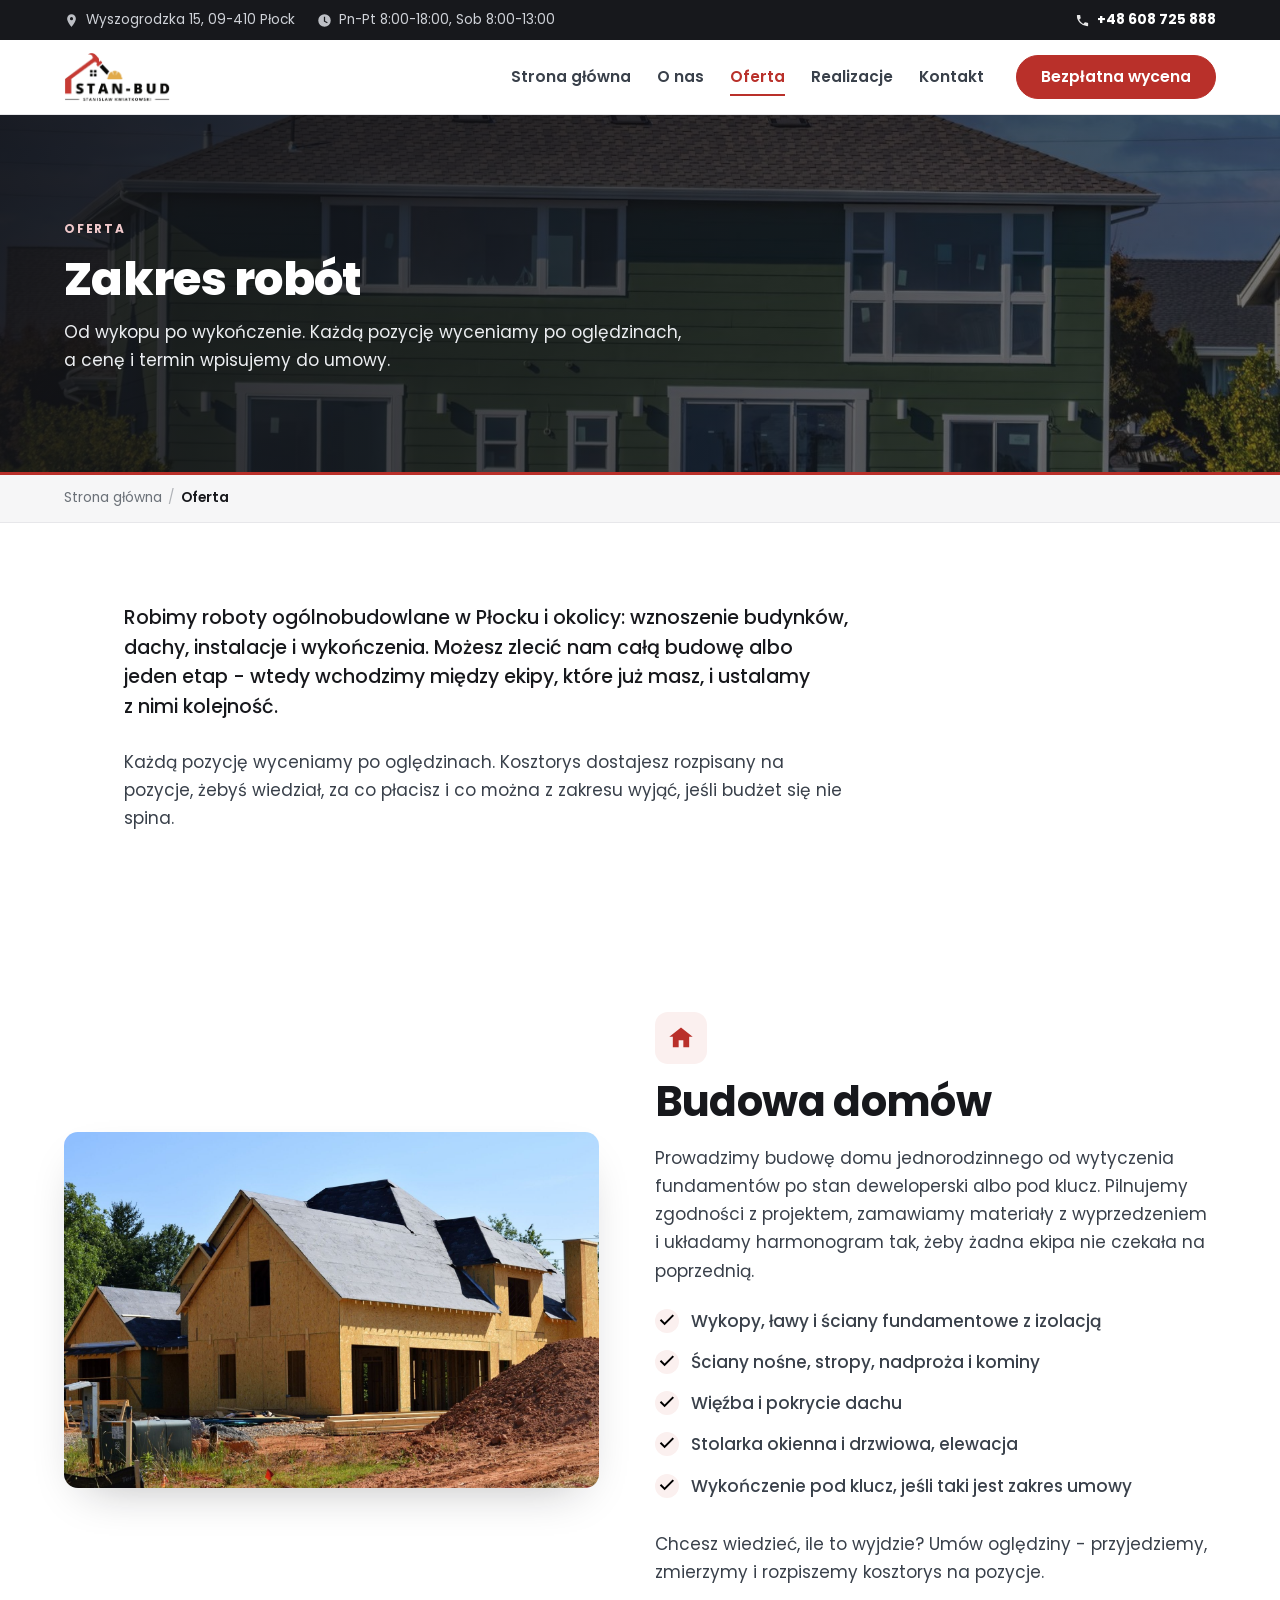
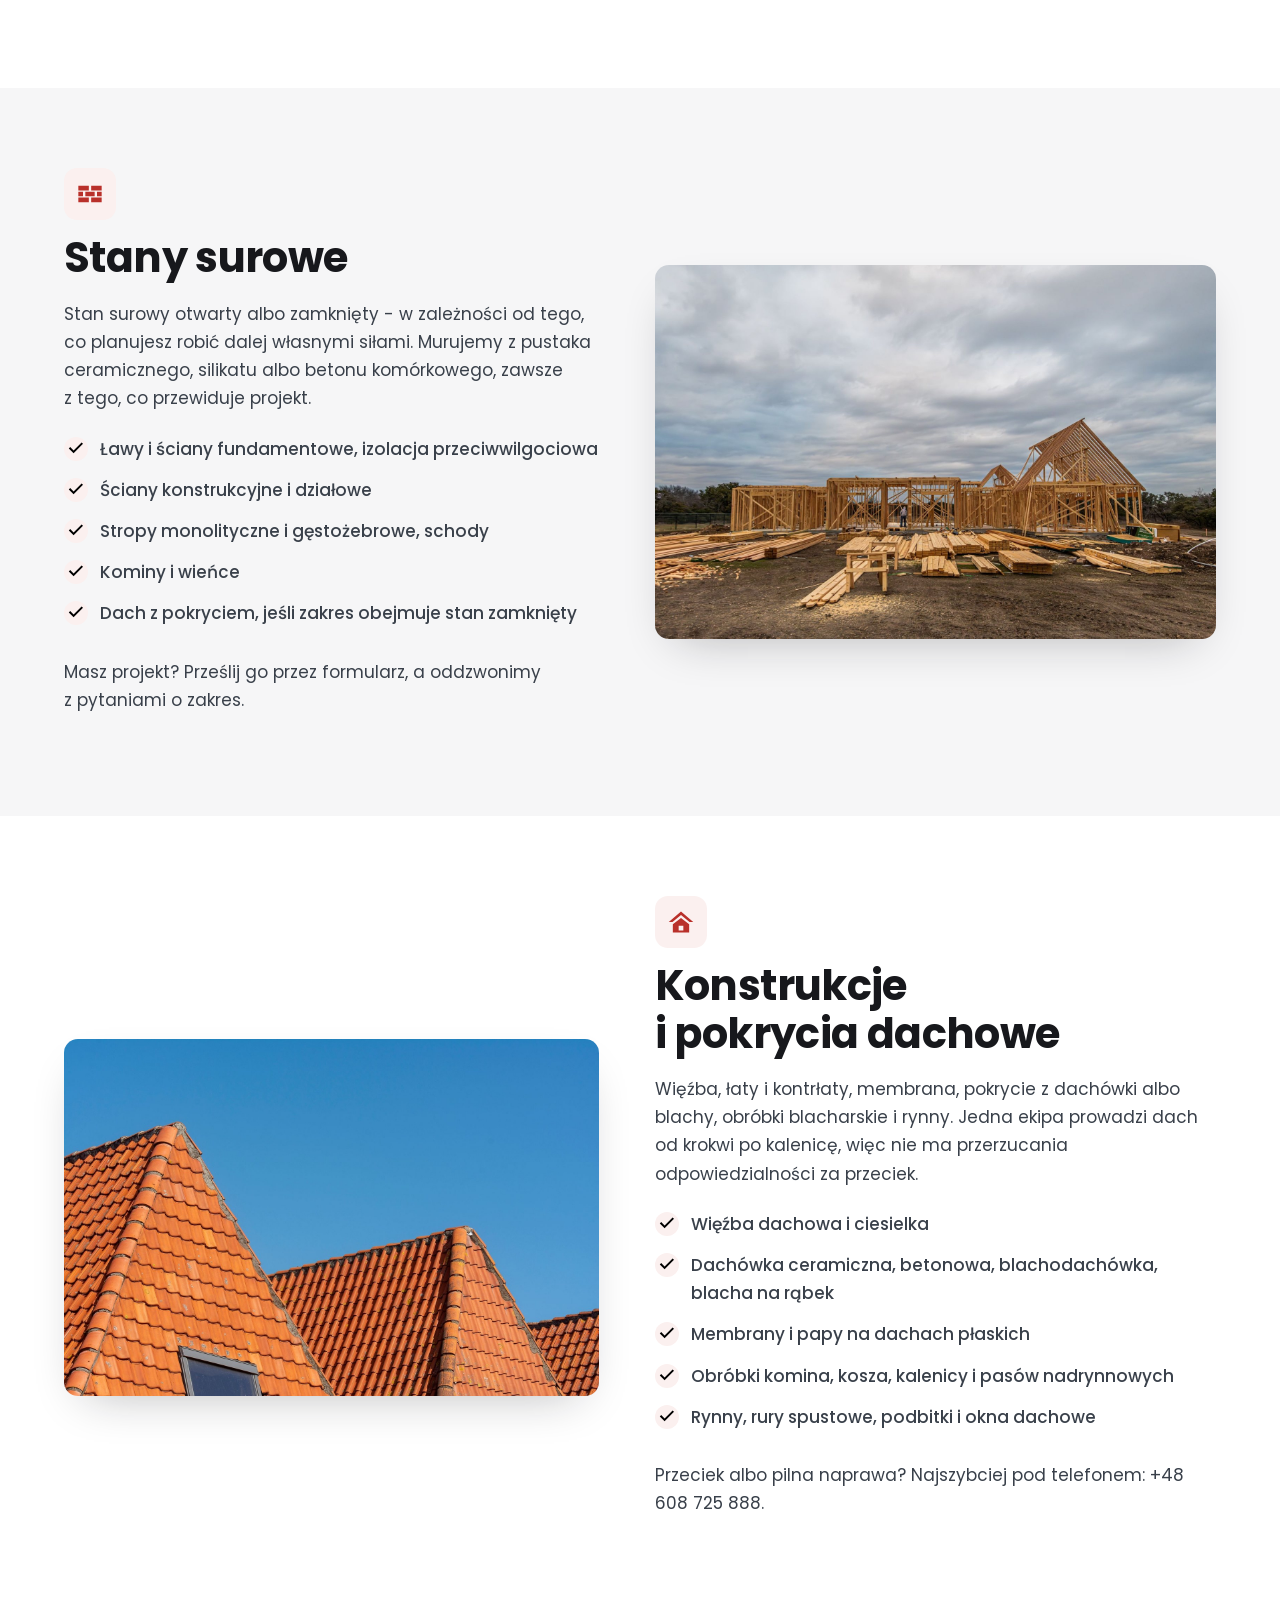
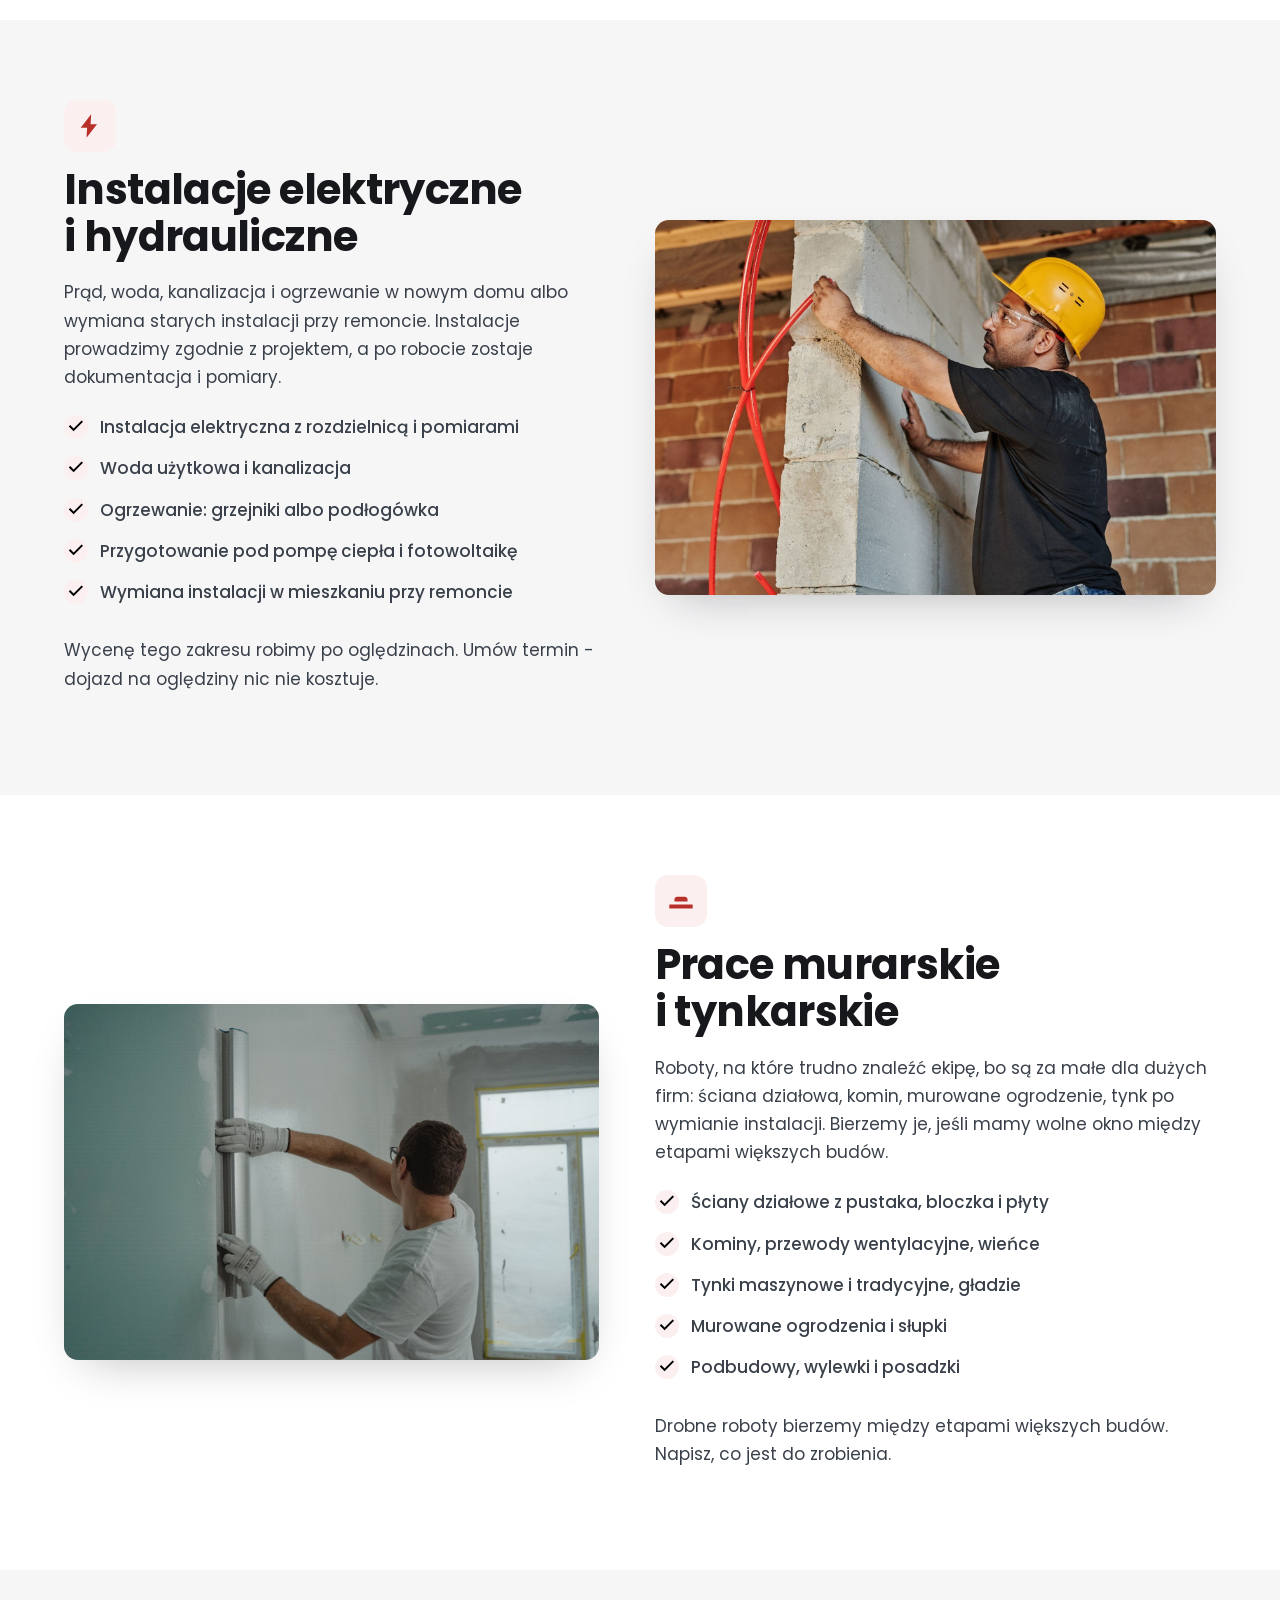
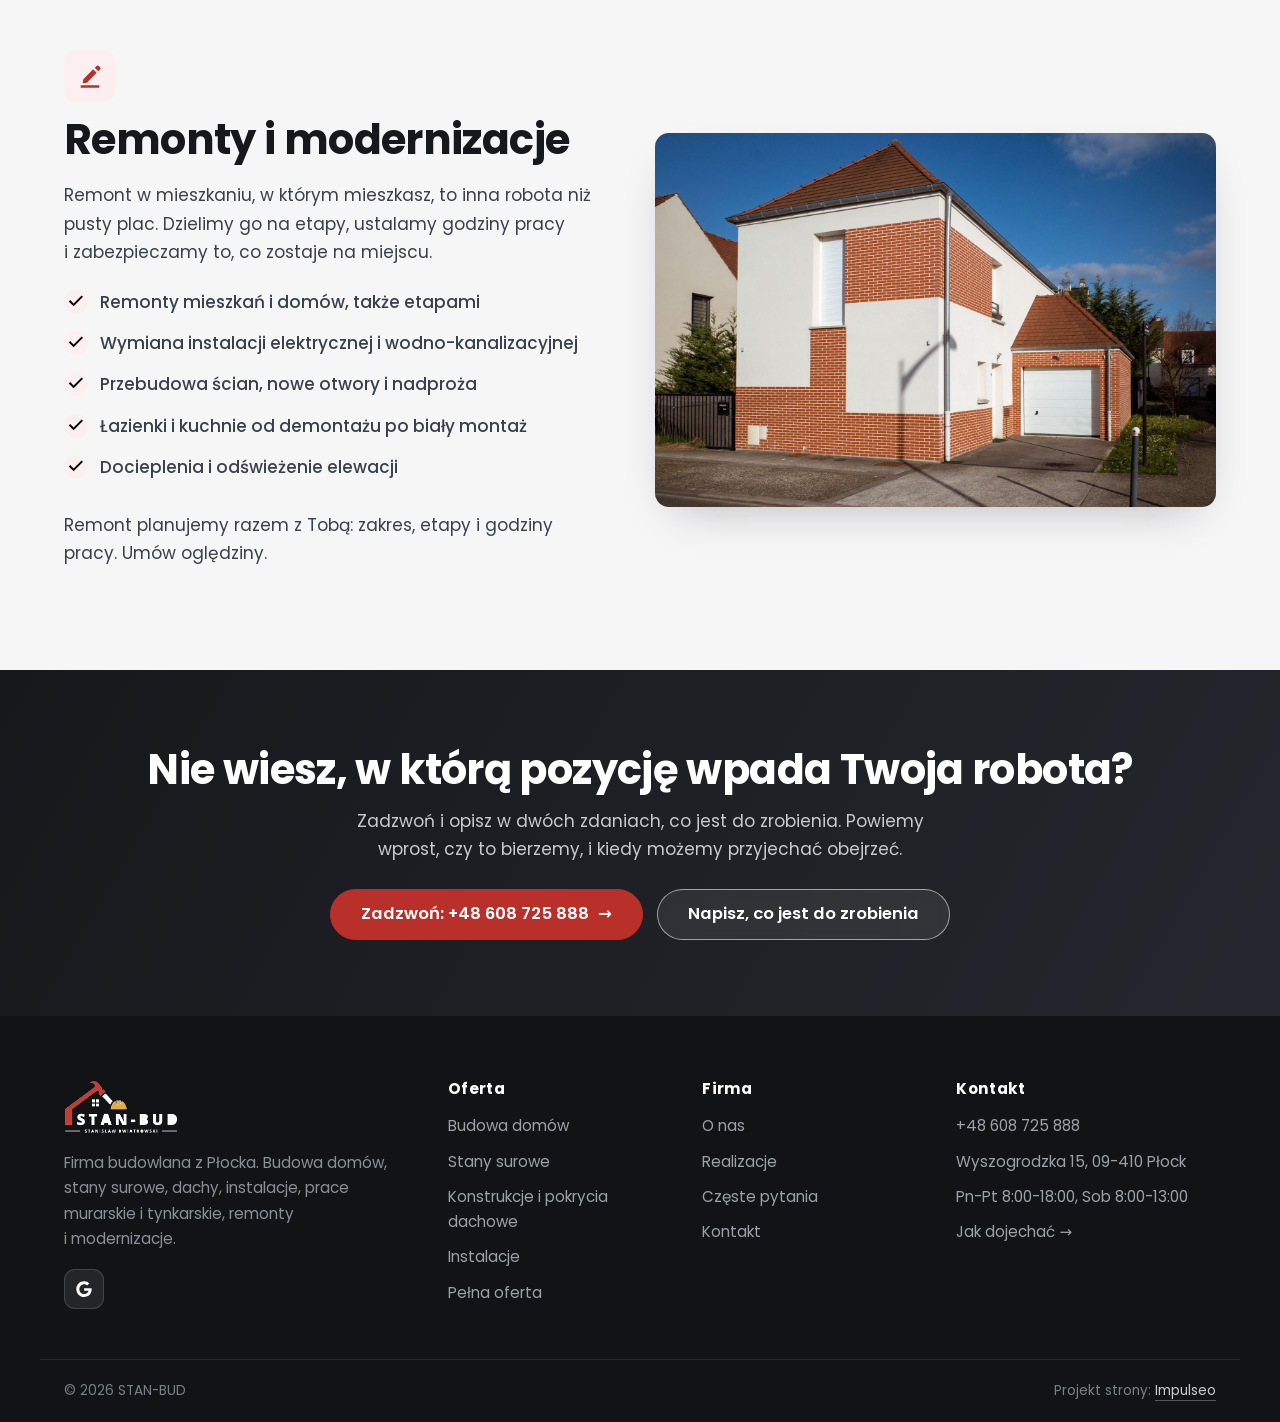
<file: oferta.html>
<!DOCTYPE html>
<html lang="pl">
<head>
<meta charset="UTF-8">
<meta name="viewport" content="width=device-width, initial-scale=1.0">
<title>Oferta - STAN-BUD, firma budowlana w Płocku</title>
<meta name="description" content="Zakres robót STAN-BUD: budowa domów, stany surowe, dachy, instalacje elektryczne i hydrauliczne, prace murarskie i tynkarskie, remonty. Płock i okolice.">
<link rel="canonical" href="https://impulseo-pl.github.io/stan-bud/oferta.html">
<meta name="robots" content="noindex, nofollow">
<meta property="og:type" content="website">
<meta property="og:locale" content="pl_PL">
<meta property="og:site_name" content="STAN-BUD">
<meta property="og:title" content="Oferta - STAN-BUD, firma budowlana w Płocku">
<meta property="og:description" content="Zakres robót STAN-BUD: budowa domów, stany surowe, dachy, instalacje elektryczne i hydrauliczne, prace murarskie i tynkarskie, remonty. Płock i okolice.">
<meta property="og:url" content="https://impulseo-pl.github.io/stan-bud/oferta.html">
<meta property="og:image" content="https://impulseo-pl.github.io/stan-bud/img/og.jpg">
<meta property="og:image:width" content="1200">
<meta property="og:image:height" content="630">
<meta name="twitter:card" content="summary_large_image">
<meta name="theme-color" content="#B9302A">
<link rel="icon" href="img/logo.png">
<link rel="preload" as="image" href="img/logo.png" fetchpriority="high">
<link rel="preload" as="font" type="font/woff2" href="assets/fonts/poppins-700-latin.woff2" crossorigin>
<link rel="preload" as="font" type="font/woff2" href="assets/fonts/poppins-800-latin.woff2" crossorigin>
<link rel="stylesheet" href="assets/styles.css?v=20260921b">
<script type="application/ld+json">{"@context": "https://schema.org", "@type": "GeneralContractor", "name": "STAN-BUD", "url": "https://impulseo-pl.github.io/stan-bud/", "telephone": "+48608725888", "image": "https://impulseo-pl.github.io/stan-bud/img/og.jpg", "address": {"@type": "PostalAddress", "streetAddress": "Wyszogrodzka 15", "postalCode": "09-410", "addressLocality": "Płock", "addressCountry": "PL"}, "geo": {"@type": "GeoCoordinates", "latitude": "52.5395094", "longitude": "19.7130415"}, "areaServed": "Płock", "priceRange": "$$", "openingHoursSpecification": [{"@type": "OpeningHoursSpecification", "dayOfWeek": ["Monday", "Tuesday", "Wednesday", "Thursday", "Friday"], "opens": "08:00", "closes": "18:00"}, {"@type": "OpeningHoursSpecification", "dayOfWeek": ["Saturday"], "opens": "08:00", "closes": "13:00"}], "aggregateRating": {"@type": "AggregateRating", "ratingValue": "5.0", "reviewCount": "4"}, "sameAs": ["https://www.google.com/maps?cid=14558033095846120858"]}</script>
</head>
<body>

<!-- PASEK GÓRNY -->
<div class="topbar">
  <div class="wrap topbar-inner">
    <div class="tb-left">
      <span class="tb-item tb-area"><svg viewBox="0 0 24 24" class="ico" aria-hidden="true"><path d="M12 2a7 7 0 0 0-7 7c0 5 7 13 7 13s7-8 7-13a7 7 0 0 0-7-7Zm0 9.5A2.5 2.5 0 1 1 12 6.5a2.5 2.5 0 0 1 0 5Z"/></svg> Wyszogrodzka 15, 09-410 Płock</span>
      <span class="tb-item tb-hours"><svg viewBox="0 0 24 24" class="ico" aria-hidden="true"><path d="M12 2a10 10 0 1 0 0 20 10 10 0 0 0 0-20Zm1 10.6 4 2.3-.9 1.5-5.1-3V6h2Z"/></svg> Pn-Pt 8:00-18:00, Sob 8:00-13:00</span>
    </div>
    <div class="tb-right">
      <a class="tb-item tb-phone" href="tel:+48608725888"><svg viewBox="0 0 24 24" class="ico" aria-hidden="true"><path d="M6.6 10.8a15.5 15.5 0 0 0 6.6 6.6l2.2-2.2a1 1 0 0 1 1-.24 11.4 11.4 0 0 0 3.6.58 1 1 0 0 1 1 1V20a1 1 0 0 1-1 1A17 17 0 0 1 3 4a1 1 0 0 1 1-1h3.5a1 1 0 0 1 1 1c0 1.25.2 2.46.58 3.6a1 1 0 0 1-.25 1l-2.23 2.2Z"/></svg> +48 608 725 888</a>
    </div>
  </div>
</div>

<!-- PASEK NAWIGACJI -->
<header class="nav" id="nav">
  <div class="wrap nav-inner">
    <a class="brand" href="index.html" aria-label="STAN-BUD - strona główna">
      <img class="brand-logo" src="img/logo.png" width="866" height="410" fetchpriority="high" alt="STAN-BUD - firma budowlana, Płock">
    </a>
    <nav class="nav-links" id="navLinks">
      <a href="index.html">Strona główna</a>
      <a href="o-nas.html">O nas</a>
      <a href="oferta.html" class="active">Oferta</a>
      <a href="realizacje.html">Realizacje</a>
      <a href="kontakt.html">Kontakt</a>
      <a href="kontakt.html" class="btn btn-accent nav-cta">Bezpłatna wycena</a>
    </nav>
    <button class="nav-toggle" id="navToggle" aria-label="Otwórz menu" aria-expanded="false"><span></span><span></span><span></span></button>
  </div>
</header>

<main id="top">

<section class="pagehead">
  <img src="img/g4.jpg" alt="Dom jednorodzinny w trakcie prac wykończeniowych" width="1600" height="1066" fetchpriority="high">
  <div class="wrap">
    <span class="eyebrow">Oferta</span>
    <h1>Zakres robót</h1>
    <p>Od wykopu po wykończenie. Każdą pozycję wyceniamy po oględzinach, a cenę i termin wpisujemy do umowy.</p>
  </div>
</section>

<div class="crumbs">
  <div class="wrap crumbs-inner">
    <a href="index.html">Strona główna</a> <span class="sep">/</span> <span aria-current="page">Oferta</span>
  </div>
</div>

<section class="section">
  <div class="wrap wrap-narrow">
    <div class="prose full reveal">
      <p class="lead">Robimy roboty ogólnobudowlane w Płocku i okolicy: wznoszenie budynków, dachy, instalacje i wykończenia. Możesz zlecić nam całą budowę albo jeden etap - wtedy wchodzimy między ekipy, które już masz, i ustalamy z nimi kolejność.</p>
      <p>Każdą pozycję wyceniamy po oględzinach. Kosztorys dostajesz rozpisany na pozycje, żebyś wiedział, za co płacisz i co można z zakresu wyjąć, jeśli budżet się nie spina.</p>
    </div>
  </div>
</section>

<section class="section" id="budowa">
  <div class="wrap">
    <div class="promise-grid">
      <div class="promise-media reveal">
        <img src="img/g1.jpg" alt="Dom jednorodzinny w stanie surowym z gotową więźbą" width="1600" height="1066" decoding="async">
      </div>
      <div class="promise-copy reveal">
        <span class="svc-ico" aria-hidden="true" style="margin-bottom:14px"><svg viewBox="0 0 24 24" aria-hidden="true"><path d="M12 3 2 11h3v9h5v-6h4v6h5v-9h3L12 3Z"/></svg></span>
        <h2>Budowa domów</h2>
        <p>Prowadzimy budowę domu jednorodzinnego od wytyczenia fundamentów po stan deweloperski albo pod klucz. Pilnujemy zgodności z projektem, zamawiamy materiały z wyprzedzeniem i układamy harmonogram tak, żeby żadna ekipa nie czekała na poprzednią.</p>
        <ul class="promise-list">
          <li><span class="pl-ico" aria-hidden="true"><svg viewBox="0 0 24 24" aria-hidden="true"><path d="M9.6 16.2 4.8 11.4l1.4-1.4 3.4 3.4 8-8 1.4 1.4-9.4 9.4Z"/></svg></span> Wykopy, ławy i ściany fundamentowe z izolacją</li>
          <li><span class="pl-ico" aria-hidden="true"><svg viewBox="0 0 24 24" aria-hidden="true"><path d="M9.6 16.2 4.8 11.4l1.4-1.4 3.4 3.4 8-8 1.4 1.4-9.4 9.4Z"/></svg></span> Ściany nośne, stropy, nadproża i kominy</li>
          <li><span class="pl-ico" aria-hidden="true"><svg viewBox="0 0 24 24" aria-hidden="true"><path d="M9.6 16.2 4.8 11.4l1.4-1.4 3.4 3.4 8-8 1.4 1.4-9.4 9.4Z"/></svg></span> Więźba i pokrycie dachu</li>
          <li><span class="pl-ico" aria-hidden="true"><svg viewBox="0 0 24 24" aria-hidden="true"><path d="M9.6 16.2 4.8 11.4l1.4-1.4 3.4 3.4 8-8 1.4 1.4-9.4 9.4Z"/></svg></span> Stolarka okienna i drzwiowa, elewacja</li>
          <li><span class="pl-ico" aria-hidden="true"><svg viewBox="0 0 24 24" aria-hidden="true"><path d="M9.6 16.2 4.8 11.4l1.4-1.4 3.4 3.4 8-8 1.4 1.4-9.4 9.4Z"/></svg></span> Wykończenie pod klucz, jeśli taki jest zakres umowy</li>
        </ul>
        <p style="color:var(--ink-soft)">Chcesz wiedzieć, ile to wyjdzie? <a href="kontakt.html">Umów oględziny</a> - przyjedziemy, zmierzymy i rozpiszemy kosztorys na pozycje.</p>
      </div>
    </div>
  </div>
</section>

<section class="section alt" id="stany">
  <div class="wrap">
    <div class="promise-grid">
      <div class="promise-copy reveal">
        <span class="svc-ico" aria-hidden="true" style="margin-bottom:14px"><svg viewBox="0 0 24 24" aria-hidden="true"><path d="M2 5h9v4H2V5Zm11 0h9v4h-9V5ZM2 10h4v4H2v-4Zm6 0h8v4H8v-4Zm10 0h4v4h-4v-4ZM2 15h9v4H2v-4Zm11 0h9v4h-9v-4Z"/></svg></span>
        <h2>Stany surowe</h2>
        <p>Stan surowy otwarty albo zamknięty - w zależności od tego, co planujesz robić dalej własnymi siłami. Murujemy z pustaka ceramicznego, silikatu albo betonu komórkowego, zawsze z tego, co przewiduje projekt.</p>
        <ul class="promise-list">
          <li><span class="pl-ico" aria-hidden="true"><svg viewBox="0 0 24 24" aria-hidden="true"><path d="M9.6 16.2 4.8 11.4l1.4-1.4 3.4 3.4 8-8 1.4 1.4-9.4 9.4Z"/></svg></span> Ławy i ściany fundamentowe, izolacja przeciwwilgociowa</li>
          <li><span class="pl-ico" aria-hidden="true"><svg viewBox="0 0 24 24" aria-hidden="true"><path d="M9.6 16.2 4.8 11.4l1.4-1.4 3.4 3.4 8-8 1.4 1.4-9.4 9.4Z"/></svg></span> Ściany konstrukcyjne i działowe</li>
          <li><span class="pl-ico" aria-hidden="true"><svg viewBox="0 0 24 24" aria-hidden="true"><path d="M9.6 16.2 4.8 11.4l1.4-1.4 3.4 3.4 8-8 1.4 1.4-9.4 9.4Z"/></svg></span> Stropy monolityczne i gęstożebrowe, schody</li>
          <li><span class="pl-ico" aria-hidden="true"><svg viewBox="0 0 24 24" aria-hidden="true"><path d="M9.6 16.2 4.8 11.4l1.4-1.4 3.4 3.4 8-8 1.4 1.4-9.4 9.4Z"/></svg></span> Kominy i wieńce</li>
          <li><span class="pl-ico" aria-hidden="true"><svg viewBox="0 0 24 24" aria-hidden="true"><path d="M9.6 16.2 4.8 11.4l1.4-1.4 3.4 3.4 8-8 1.4 1.4-9.4 9.4Z"/></svg></span> Dach z pokryciem, jeśli zakres obejmuje stan zamknięty</li>
        </ul>
        <p style="color:var(--ink-soft)">Masz projekt? <a href="kontakt.html">Prześlij go przez formularz</a>, a oddzwonimy z pytaniami o zakres.</p>
      </div>
      <div class="promise-media reveal">
        <img src="img/g6.jpg" alt="Konstrukcja dachowa na wznoszonym budynku" width="1600" height="1066" loading="lazy" decoding="async">
      </div>
    </div>
  </div>
</section>

<section class="section" id="dachy">
  <div class="wrap">
    <div class="promise-grid">
      <div class="promise-media reveal">
        <img src="img/g5.jpg" alt="Dach kryty dachówką ceramiczną" width="1600" height="1068" loading="lazy" decoding="async">
      </div>
      <div class="promise-copy reveal">
        <span class="svc-ico" aria-hidden="true" style="margin-bottom:14px"><svg viewBox="0 0 24 24" aria-hidden="true"><path d="M12 3 1.5 12h3.2L12 6.1 19.3 12h3.2L12 3Zm0 5.6L5 14v7h14v-7l-7-5.4Zm-2 6.6h4v4h-4v-4Z"/></svg></span>
        <h2>Konstrukcje i pokrycia dachowe</h2>
        <p>Więźba, łaty i kontrłaty, membrana, pokrycie z dachówki albo blachy, obróbki blacharskie i rynny. Jedna ekipa prowadzi dach od krokwi po kalenicę, więc nie ma przerzucania odpowiedzialności za przeciek.</p>
        <ul class="promise-list">
          <li><span class="pl-ico" aria-hidden="true"><svg viewBox="0 0 24 24" aria-hidden="true"><path d="M9.6 16.2 4.8 11.4l1.4-1.4 3.4 3.4 8-8 1.4 1.4-9.4 9.4Z"/></svg></span> Więźba dachowa i ciesielka</li>
          <li><span class="pl-ico" aria-hidden="true"><svg viewBox="0 0 24 24" aria-hidden="true"><path d="M9.6 16.2 4.8 11.4l1.4-1.4 3.4 3.4 8-8 1.4 1.4-9.4 9.4Z"/></svg></span> Dachówka ceramiczna, betonowa, blachodachówka, blacha na rąbek</li>
          <li><span class="pl-ico" aria-hidden="true"><svg viewBox="0 0 24 24" aria-hidden="true"><path d="M9.6 16.2 4.8 11.4l1.4-1.4 3.4 3.4 8-8 1.4 1.4-9.4 9.4Z"/></svg></span> Membrany i papy na dachach płaskich</li>
          <li><span class="pl-ico" aria-hidden="true"><svg viewBox="0 0 24 24" aria-hidden="true"><path d="M9.6 16.2 4.8 11.4l1.4-1.4 3.4 3.4 8-8 1.4 1.4-9.4 9.4Z"/></svg></span> Obróbki komina, kosza, kalenicy i pasów nadrynnowych</li>
          <li><span class="pl-ico" aria-hidden="true"><svg viewBox="0 0 24 24" aria-hidden="true"><path d="M9.6 16.2 4.8 11.4l1.4-1.4 3.4 3.4 8-8 1.4 1.4-9.4 9.4Z"/></svg></span> Rynny, rury spustowe, podbitki i okna dachowe</li>
        </ul>
        <p style="color:var(--ink-soft)">Przeciek albo pilna naprawa? Najszybciej pod telefonem: <a href="tel:+48608725888">+48 608 725 888</a>.</p>
      </div>
    </div>
  </div>
</section>

<section class="section alt" id="instalacje">
  <div class="wrap">
    <div class="promise-grid">
      <div class="promise-copy reveal">
        <span class="svc-ico" aria-hidden="true" style="margin-bottom:14px"><svg viewBox="0 0 24 24" aria-hidden="true"><path d="M13 2 4 13.5h5.5L9 22l9-11.5h-5.5L13 2Z"/></svg></span>
        <h2>Instalacje elektryczne i hydrauliczne</h2>
        <p>Prąd, woda, kanalizacja i ogrzewanie w nowym domu albo wymiana starych instalacji przy remoncie. Instalacje prowadzimy zgodnie z projektem, a po robocie zostaje dokumentacja i pomiary.</p>
        <ul class="promise-list">
          <li><span class="pl-ico" aria-hidden="true"><svg viewBox="0 0 24 24" aria-hidden="true"><path d="M9.6 16.2 4.8 11.4l1.4-1.4 3.4 3.4 8-8 1.4 1.4-9.4 9.4Z"/></svg></span> Instalacja elektryczna z rozdzielnicą i pomiarami</li>
          <li><span class="pl-ico" aria-hidden="true"><svg viewBox="0 0 24 24" aria-hidden="true"><path d="M9.6 16.2 4.8 11.4l1.4-1.4 3.4 3.4 8-8 1.4 1.4-9.4 9.4Z"/></svg></span> Woda użytkowa i kanalizacja</li>
          <li><span class="pl-ico" aria-hidden="true"><svg viewBox="0 0 24 24" aria-hidden="true"><path d="M9.6 16.2 4.8 11.4l1.4-1.4 3.4 3.4 8-8 1.4 1.4-9.4 9.4Z"/></svg></span> Ogrzewanie: grzejniki albo podłogówka</li>
          <li><span class="pl-ico" aria-hidden="true"><svg viewBox="0 0 24 24" aria-hidden="true"><path d="M9.6 16.2 4.8 11.4l1.4-1.4 3.4 3.4 8-8 1.4 1.4-9.4 9.4Z"/></svg></span> Przygotowanie pod pompę ciepła i fotowoltaikę</li>
          <li><span class="pl-ico" aria-hidden="true"><svg viewBox="0 0 24 24" aria-hidden="true"><path d="M9.6 16.2 4.8 11.4l1.4-1.4 3.4 3.4 8-8 1.4 1.4-9.4 9.4Z"/></svg></span> Wymiana instalacji w mieszkaniu przy remoncie</li>
        </ul>
        <p style="color:var(--ink-soft)">Wycenę tego zakresu robimy po oględzinach. <a href="kontakt.html">Umów termin</a> - dojazd na oględziny nic nie kosztuje.</p>
      </div>
      <div class="promise-media reveal">
        <img src="img/g2.jpg" alt="Instalacja elektryczna prowadzona w ścianie" width="1600" height="1068" loading="lazy" decoding="async">
      </div>
    </div>
  </div>
</section>

<section class="section" id="murarskie">
  <div class="wrap">
    <div class="promise-grid">
      <div class="promise-media reveal">
        <img src="img/g14.jpg" alt="Zacieranie ściany po pracach murarskich" width="1600" height="1066" loading="lazy" decoding="async">
      </div>
      <div class="promise-copy reveal">
        <span class="svc-ico" aria-hidden="true" style="margin-bottom:14px"><svg viewBox="0 0 24 24" aria-hidden="true"><path d="M2 15h20v3.4H2V15Zm7-6.6h6a2.6 2.6 0 0 1 2.6 2.6v1.4H6.4V11A2.6 2.6 0 0 1 9 8.4Z"/></svg></span>
        <h2>Prace murarskie i tynkarskie</h2>
        <p>Roboty, na które trudno znaleźć ekipę, bo są za małe dla dużych firm: ściana działowa, komin, murowane ogrodzenie, tynk po wymianie instalacji. Bierzemy je, jeśli mamy wolne okno między etapami większych budów.</p>
        <ul class="promise-list">
          <li><span class="pl-ico" aria-hidden="true"><svg viewBox="0 0 24 24" aria-hidden="true"><path d="M9.6 16.2 4.8 11.4l1.4-1.4 3.4 3.4 8-8 1.4 1.4-9.4 9.4Z"/></svg></span> Ściany działowe z pustaka, bloczka i płyty</li>
          <li><span class="pl-ico" aria-hidden="true"><svg viewBox="0 0 24 24" aria-hidden="true"><path d="M9.6 16.2 4.8 11.4l1.4-1.4 3.4 3.4 8-8 1.4 1.4-9.4 9.4Z"/></svg></span> Kominy, przewody wentylacyjne, wieńce</li>
          <li><span class="pl-ico" aria-hidden="true"><svg viewBox="0 0 24 24" aria-hidden="true"><path d="M9.6 16.2 4.8 11.4l1.4-1.4 3.4 3.4 8-8 1.4 1.4-9.4 9.4Z"/></svg></span> Tynki maszynowe i tradycyjne, gładzie</li>
          <li><span class="pl-ico" aria-hidden="true"><svg viewBox="0 0 24 24" aria-hidden="true"><path d="M9.6 16.2 4.8 11.4l1.4-1.4 3.4 3.4 8-8 1.4 1.4-9.4 9.4Z"/></svg></span> Murowane ogrodzenia i słupki</li>
          <li><span class="pl-ico" aria-hidden="true"><svg viewBox="0 0 24 24" aria-hidden="true"><path d="M9.6 16.2 4.8 11.4l1.4-1.4 3.4 3.4 8-8 1.4 1.4-9.4 9.4Z"/></svg></span> Podbudowy, wylewki i posadzki</li>
        </ul>
        <p style="color:var(--ink-soft)">Drobne roboty bierzemy między etapami większych budów. <a href="kontakt.html">Napisz, co jest do zrobienia</a>.</p>
      </div>
    </div>
  </div>
</section>

<section class="section alt" id="remonty">
  <div class="wrap">
    <div class="promise-grid">
      <div class="promise-copy reveal">
        <span class="svc-ico" aria-hidden="true" style="margin-bottom:14px"><svg viewBox="0 0 24 24" aria-hidden="true"><path d="m14.7 6.3 3 3-8.4 8.4-3.6.6.6-3.6 8.4-8.4Zm4.4 1.6-3-3 1.5-1.4a1.5 1.5 0 0 1 2.1 0l.9.9a1.5 1.5 0 0 1 0 2.1l-1.5 1.4ZM4 20h16v2H4v-2Z"/></svg></span>
        <h2>Remonty i modernizacje</h2>
        <p>Remont w mieszkaniu, w którym mieszkasz, to inna robota niż pusty plac. Dzielimy go na etapy, ustalamy godziny pracy i zabezpieczamy to, co zostaje na miejscu.</p>
        <ul class="promise-list">
          <li><span class="pl-ico" aria-hidden="true"><svg viewBox="0 0 24 24" aria-hidden="true"><path d="M9.6 16.2 4.8 11.4l1.4-1.4 3.4 3.4 8-8 1.4 1.4-9.4 9.4Z"/></svg></span> Remonty mieszkań i domów, także etapami</li>
          <li><span class="pl-ico" aria-hidden="true"><svg viewBox="0 0 24 24" aria-hidden="true"><path d="M9.6 16.2 4.8 11.4l1.4-1.4 3.4 3.4 8-8 1.4 1.4-9.4 9.4Z"/></svg></span> Wymiana instalacji elektrycznej i wodno-kanalizacyjnej</li>
          <li><span class="pl-ico" aria-hidden="true"><svg viewBox="0 0 24 24" aria-hidden="true"><path d="M9.6 16.2 4.8 11.4l1.4-1.4 3.4 3.4 8-8 1.4 1.4-9.4 9.4Z"/></svg></span> Przebudowa ścian, nowe otwory i nadproża</li>
          <li><span class="pl-ico" aria-hidden="true"><svg viewBox="0 0 24 24" aria-hidden="true"><path d="M9.6 16.2 4.8 11.4l1.4-1.4 3.4 3.4 8-8 1.4 1.4-9.4 9.4Z"/></svg></span> Łazienki i kuchnie od demontażu po biały montaż</li>
          <li><span class="pl-ico" aria-hidden="true"><svg viewBox="0 0 24 24" aria-hidden="true"><path d="M9.6 16.2 4.8 11.4l1.4-1.4 3.4 3.4 8-8 1.4 1.4-9.4 9.4Z"/></svg></span> Docieplenia i odświeżenie elewacji</li>
        </ul>
        <p style="color:var(--ink-soft)">Remont planujemy razem z Tobą: zakres, etapy i godziny pracy. <a href="kontakt.html">Umów oględziny</a>.</p>
      </div>
      <div class="promise-media reveal">
        <img src="img/g7.jpg" alt="Dom jednorodzinny po remoncie elewacji" width="1600" height="1066" loading="lazy" decoding="async">
      </div>
    </div>
  </div>
</section>

<section class="ctaband">
  <div class="wrap">
    <h2>Nie wiesz, w którą pozycję wpada Twoja robota?</h2>
    <p>Zadzwoń i opisz w dwóch zdaniach, co jest do zrobienia. Powiemy wprost, czy to bierzemy, i kiedy możemy przyjechać obejrzeć.</p>
    <div class="btn-row">
      <a href="tel:+48608725888" class="btn btn-primary btn-lg">Zadzwoń: +48 608 725 888 <span class="arr" aria-hidden="true">&rarr;</span></a>
      <a href="kontakt.html" class="btn btn-ghost-light btn-lg">Napisz, co jest do zrobienia</a>
    </div>
  </div>
</section>

</main>

<!-- STOPKA -->
<footer class="footer">
  <div class="wrap foot-grid">
    <div class="foot-brand">
      <div class="foot-brand-lock">
        <span class="foot-logo"><img src="img/logo-light.png" width="866" height="410" alt="STAN-BUD"></span>
      </div>
      <p>Firma budowlana z Płocka. Budowa domów, stany surowe, dachy, instalacje, prace murarskie i tynkarskie, remonty i modernizacje.</p>
      <div class="soc-row">
        <a class="soc" href="https://www.google.com/maps?cid=14558033095846120858" target="_blank" rel="noopener" aria-label="STAN-BUD w Google Maps"><svg viewBox="0 0 24 24" aria-hidden="true"><path d="M21.35 11.1h-9.17v2.96h5.26c-.23 1.37-1.6 4.02-5.26 4.02-3.17 0-5.75-2.62-5.75-5.85s2.58-5.85 5.75-5.85c1.8 0 3.01.77 3.7 1.43l2.52-2.43C16.79 3.72 14.7 2.8 12.18 2.8 6.98 2.8 2.77 7.01 2.77 12.2s4.21 9.4 9.41 9.4c5.43 0 9.03-3.82 9.03-9.2 0-.62-.07-1.09-.16-1.3Z" fill="#fff"/></svg></a>
      </div>
    </div>
    <div class="foot-col">
      <h4>Oferta</h4>
      <a href="oferta.html#budowa">Budowa domów</a>
      <a href="oferta.html#stany">Stany surowe</a>
      <a href="oferta.html#dachy">Konstrukcje i pokrycia dachowe</a>
      <a href="oferta.html#instalacje">Instalacje</a>
      <a href="oferta.html">Pełna oferta</a>
    </div>
    <div class="foot-col">
      <h4>Firma</h4>
      <a href="o-nas.html">O nas</a>
      <a href="realizacje.html">Realizacje</a>
      <a href="index.html#faq">Częste pytania</a>
      <a href="kontakt.html">Kontakt</a>
    </div>
    <div class="foot-col">
      <h4>Kontakt</h4>
      <a href="tel:+48608725888">+48 608 725 888</a>
      <span class="foot-plain">Wyszogrodzka 15, 09-410 Płock</span>
      <span class="foot-plain">Pn-Pt 8:00-18:00, Sob 8:00-13:00</span>
      <a href="https://www.google.com/maps?cid=14558033095846120858" target="_blank" rel="noopener">Jak dojechać &rarr;</a>
    </div>
  </div>
  <div class="wrap foot-bot">
    <span>&copy; 2026 STAN-BUD</span>
    <span>Projekt strony: <a class="foot-credit" href="https://impulseo.pl" target="_blank" rel="noopener">Impulseo</a></span>
  </div>
</footer>

<!-- PASEK KONTAKTU NA TELEFONIE -->
<div class="sticky-call">
  <a class="sc-call" href="tel:+48608725888"><svg viewBox="0 0 24 24" width="18" height="18" aria-hidden="true"><path d="M6.6 10.8a15.5 15.5 0 0 0 6.6 6.6l2.2-2.2a1 1 0 0 1 1-.24 11.4 11.4 0 0 0 3.6.58 1 1 0 0 1 1 1V20a1 1 0 0 1-1 1A17 17 0 0 1 3 4a1 1 0 0 1 1-1h3.5a1 1 0 0 1 1 1c0 1.25.2 2.46.58 3.6a1 1 0 0 1-.25 1l-2.23 2.2Z"/></svg> Zadzwoń</a>
  <a class="sc-quote" href="kontakt.html">Bezpłatna wycena</a>
</div>

<script src="assets/main.js?v=20260921b"></script>
</body>
</html>
</file>
<file: assets/styles.css>
/* ===== STAN-BUD Płock - strona premium (jasny, editorial; akcent: czerwień z logo firmy) ===== */

/* --- Poppins self-hosted (latin + latin-ext = polskie znaki), display:swap --- */
@font-face{font-family:'Poppins';font-style:normal;font-weight:400;font-display:swap;src:url(fonts/poppins-400-latin.woff2) format('woff2');unicode-range:U+0000-00FF, U+0131, U+0152-0153, U+02BB-02BC, U+02C6, U+02DA, U+02DC, U+0304, U+0308, U+0329, U+2000-206F, U+20AC, U+2122, U+2191, U+2193, U+2212, U+2215, U+FEFF, U+FFFD}
@font-face{font-family:'Poppins';font-style:normal;font-weight:400;font-display:swap;src:url(fonts/poppins-400-latin-ext.woff2) format('woff2');unicode-range:U+0100-02BA, U+02BD-02C5, U+02C7-02CC, U+02CE-02D7, U+02DD-02FF, U+0304, U+0308, U+0329, U+1D00-1DBF, U+1E00-1E9F, U+1EF2-1EFF, U+2020, U+20A0-20AB, U+20AD-20C0, U+2113, U+2C60-2C7F, U+A720-A7FF}
@font-face{font-family:'Poppins';font-style:normal;font-weight:500;font-display:swap;src:url(fonts/poppins-500-latin.woff2) format('woff2');unicode-range:U+0000-00FF, U+0131, U+0152-0153, U+02BB-02BC, U+02C6, U+02DA, U+02DC, U+0304, U+0308, U+0329, U+2000-206F, U+20AC, U+2122, U+2191, U+2193, U+2212, U+2215, U+FEFF, U+FFFD}
@font-face{font-family:'Poppins';font-style:normal;font-weight:500;font-display:swap;src:url(fonts/poppins-500-latin-ext.woff2) format('woff2');unicode-range:U+0100-02BA, U+02BD-02C5, U+02C7-02CC, U+02CE-02D7, U+02DD-02FF, U+0304, U+0308, U+0329, U+1D00-1DBF, U+1E00-1E9F, U+1EF2-1EFF, U+2020, U+20A0-20AB, U+20AD-20C0, U+2113, U+2C60-2C7F, U+A720-A7FF}
@font-face{font-family:'Poppins';font-style:normal;font-weight:600;font-display:swap;src:url(fonts/poppins-600-latin.woff2) format('woff2');unicode-range:U+0000-00FF, U+0131, U+0152-0153, U+02BB-02BC, U+02C6, U+02DA, U+02DC, U+0304, U+0308, U+0329, U+2000-206F, U+20AC, U+2122, U+2191, U+2193, U+2212, U+2215, U+FEFF, U+FFFD}
@font-face{font-family:'Poppins';font-style:normal;font-weight:600;font-display:swap;src:url(fonts/poppins-600-latin-ext.woff2) format('woff2');unicode-range:U+0100-02BA, U+02BD-02C5, U+02C7-02CC, U+02CE-02D7, U+02DD-02FF, U+0304, U+0308, U+0329, U+1D00-1DBF, U+1E00-1E9F, U+1EF2-1EFF, U+2020, U+20A0-20AB, U+20AD-20C0, U+2113, U+2C60-2C7F, U+A720-A7FF}
@font-face{font-family:'Poppins';font-style:normal;font-weight:700;font-display:swap;src:url(fonts/poppins-700-latin.woff2) format('woff2');unicode-range:U+0000-00FF, U+0131, U+0152-0153, U+02BB-02BC, U+02C6, U+02DA, U+02DC, U+0304, U+0308, U+0329, U+2000-206F, U+20AC, U+2122, U+2191, U+2193, U+2212, U+2215, U+FEFF, U+FFFD}
@font-face{font-family:'Poppins';font-style:normal;font-weight:700;font-display:swap;src:url(fonts/poppins-700-latin-ext.woff2) format('woff2');unicode-range:U+0100-02BA, U+02BD-02C5, U+02C7-02CC, U+02CE-02D7, U+02DD-02FF, U+0304, U+0308, U+0329, U+1D00-1DBF, U+1E00-1E9F, U+1EF2-1EFF, U+2020, U+20A0-20AB, U+20AD-20C0, U+2113, U+2C60-2C7F, U+A720-A7FF}
@font-face{font-family:'Poppins';font-style:normal;font-weight:800;font-display:swap;src:url(fonts/poppins-800-latin.woff2) format('woff2');unicode-range:U+0000-00FF, U+0131, U+0152-0153, U+02BB-02BC, U+02C6, U+02DA, U+02DC, U+0304, U+0308, U+0329, U+2000-206F, U+20AC, U+2122, U+2191, U+2193, U+2212, U+2215, U+FEFF, U+FFFD}
@font-face{font-family:'Poppins';font-style:normal;font-weight:800;font-display:swap;src:url(fonts/poppins-800-latin-ext.woff2) format('woff2');unicode-range:U+0100-02BA, U+02BD-02C5, U+02C7-02CC, U+02CE-02D7, U+02DD-02FF, U+0304, U+0308, U+0329, U+1D00-1DBF, U+1E00-1E9F, U+1EF2-1EFF, U+2020, U+20A0-20AB, U+20AD-20C0, U+2113, U+2C60-2C7F, U+A720-A7FF}

:root{
  --brand:#B9302A;        /* czerwień z logo STAN-BUD (młotek #C83B34, przyciemniona pod tekst) */
  --brand-d:#98241F;      /* ciemniejsza do hover */
  --brand-dd:#741915;     /* najciemniejsza - sekcje ciemne */
  --gold:#E2AA49;         /* kask z logo - punktowy ciepły akcent (gwiazdki, hero) */
  --ink:#17181c;          /* nagłówki / tekst mocny (prawie czarny) */
  --ink-soft:#39404a;     /* tekst akapitów */
  --muted:#6b7178;        /* tekst drugorzędny */
  --line:#e7e7ea;         /* obramowania (neutralna szarość) */
  --bg:#ffffff;
  --bg-soft:#f6f6f7;      /* jasne tło sekcji */
  --bg-tint:#fbf0ef;      /* delikatny czerwony tint (ikony) */
  --char:#17181c;         /* charcoal sekcje ciemne */
  --white:#fff;
  --radius:14px;
  --radius-s:10px;
  --shadow:0 18px 46px -22px rgba(20,20,24,.32);
  --shadow-s:0 8px 24px -14px rgba(20,20,24,.28);
  --wrap:1200px;
  --ff:"Poppins",system-ui,-apple-system,Segoe UI,Roboto,Arial,sans-serif;
  --fh:"Poppins",system-ui,-apple-system,Segoe UI,Roboto,Arial,sans-serif;
}
*{box-sizing:border-box;margin:0;padding:0}
html{scroll-behavior:smooth;scroll-padding-top:96px;overflow-x:clip}
body{font-family:var(--ff);color:var(--ink);background:var(--bg);line-height:1.66;font-size:17px;-webkit-font-smoothing:antialiased;overflow-x:hidden}
img{max-width:100%;display:block}
a{color:inherit;text-decoration:none}
.wrap{max-width:var(--wrap);margin:0 auto;padding:0 24px;width:100%}
.wrap-narrow{max-width:1080px}

h1,h2,h3,h4{text-wrap:balance;font-family:var(--fh);line-height:1.14;color:var(--ink);font-weight:700;letter-spacing:-.015em}
h1{font-size:clamp(2.2rem,5.2vw,3.7rem);font-weight:800}
h2{font-size:clamp(1.7rem,3.4vw,2.6rem)}
h3{font-size:1.24rem}
section{position:relative}

.eyebrow{display:inline-block;font-family:var(--fh);font-weight:700;text-transform:uppercase;letter-spacing:.15em;font-size:.75rem;color:var(--brand);margin-bottom:14px}
.eyebrow-light{color:#f0c9cb}
.head{max-width:730px;margin-bottom:44px}
.head.center{margin-left:auto;margin-right:auto;text-align:center}
.head p{color:var(--muted);margin-top:14px;font-size:1.08rem}

/* ===== Buttons ===== */
.btn{display:inline-flex;align-items:center;justify-content:center;gap:9px;font-family:var(--fh);font-weight:600;font-size:.98rem;padding:13px 24px;border-radius:999px;border:1.5px solid transparent;cursor:pointer;transition:.2s ease;white-space:nowrap;line-height:1}
.btn .arr{transition:transform .2s ease}
.btn:hover .arr{transform:translateX(3px)}
.btn-lg{padding:16px 30px;font-size:1.04rem}
.btn-block{width:100%}
.btn-accent{background:var(--brand);color:#fff;border-color:var(--brand)}
.btn-accent:hover{background:var(--brand-d);border-color:var(--brand-d);transform:translateY(-2px);box-shadow:0 12px 26px -12px rgba(185,48,42,.6)}
.btn-primary{background:var(--ink);color:#fff;border-color:var(--ink)}
.btn-primary:hover{background:#000;border-color:#000;transform:translateY(-2px);box-shadow:0 12px 26px -14px rgba(20,20,24,.6)}
.btn-light{background:#fff;color:var(--brand);border-color:#fff}
.btn-light:hover{background:#fbeeed;border-color:#fbeeed;transform:translateY(-2px);box-shadow:var(--shadow-s)}
.btn-outline{background:transparent;color:var(--ink);border-color:var(--line)}
.btn-outline:hover{border-color:var(--brand);color:var(--brand);background:var(--bg-tint);transform:translateY(-2px);box-shadow:var(--shadow-s)}
.btn-ghost-light{background:rgba(255,255,255,.08);color:#fff;border-color:rgba(255,255,255,.55);backdrop-filter:blur(4px)}
.btn-ghost-light:hover{background:rgba(255,255,255,.18);border-color:#fff;transform:translateY(-2px);box-shadow:0 12px 26px -14px rgba(0,0,0,.55)}

/* ===== Topbar ===== */
.topbar{background:var(--char);color:#cfd2d8;font-size:.85rem}
.topbar-inner{display:flex;justify-content:space-between;align-items:center;gap:16px;min-height:40px;flex-wrap:wrap}
.tb-left,.tb-right{display:flex;align-items:center;gap:22px;flex-wrap:wrap}
.tb-item{display:inline-flex;align-items:center;gap:7px;color:#cfd2d8;transition:color .15s}
.tb-right .tb-item:hover{color:#fff}
.tb-phone{font-weight:700;color:#fff}
.ico{width:15px;height:15px;fill:currentColor;flex:none;opacity:.9}

/* ===== Nav ===== */
.nav{position:sticky;top:0;z-index:60;background:rgba(255,255,255,.97);border-bottom:1px solid var(--line);transition:box-shadow .2s}
.nav.scrolled{box-shadow:0 6px 22px -16px rgba(20,20,24,.45)}
.nav-inner{display:flex;align-items:center;justify-content:space-between;min-height:74px;gap:20px}
.brand{display:inline-flex;align-items:center;gap:13px}
.brand-logo{height:50px;width:auto;display:block;flex:none}
.brand-txt{display:flex;flex-direction:column;line-height:1.05}
.brand .sub{font-size:.7rem;color:var(--muted);text-transform:uppercase;letter-spacing:.1em;font-weight:600}
.nav-links{display:flex;align-items:center;gap:26px}
.nav-links>a:not(.btn){font-family:var(--fh);font-weight:600;font-size:.96rem;color:var(--ink-soft);position:relative;padding:4px 0;transition:color .15s}
.nav-links>a:not(.btn)::after{content:"";position:absolute;left:0;bottom:-2px;width:0;height:2px;background:var(--brand);transition:width .2s}
.nav-links>a:not(.btn):hover{color:var(--brand)}
.nav-links>a:not(.btn):hover::after{width:100%}
.nav-links>a.active{color:var(--brand)}
.nav-links>a.active::after{width:100%}
.nav-cta{margin-left:6px}
.nav-toggle{display:none;flex-direction:column;gap:5px;width:44px;height:44px;border:1px solid var(--line);border-radius:10px;background:#fff;cursor:pointer;align-items:center;justify-content:center;position:relative;z-index:65}
.nav-toggle span{width:22px;height:2px;background:var(--ink);border-radius:2px;transition:.25s}
.nav-toggle.open span:nth-child(1){transform:translateY(7px) rotate(45deg)}
.nav-toggle.open span:nth-child(2){opacity:0}
.nav-toggle.open span:nth-child(3){transform:translateY(-7px) rotate(-45deg)}

/* ===== Hero ===== */
.hero{position:relative;min-height:640px;min-height:min(88svh,760px);display:flex;align-items:center;color:#fff;overflow:hidden}
.hero-media{position:absolute;inset:0;z-index:0}
.hero-media img{width:100%;height:100%;object-fit:cover}
.hero-shade{position:absolute;inset:0;background:linear-gradient(100deg,rgba(18,19,23,.92) 0%,rgba(20,20,24,.74) 44%,rgba(20,20,24,.32) 80%,rgba(20,20,24,.15) 100%)}
.hero-inner{position:relative;z-index:2;padding:88px 24px}
.hero-copy{max-width:680px}
.hero h1{color:#fff;margin-bottom:20px;text-shadow:0 2px 30px rgba(0,0,0,.35)}
.hero h1 .hl{color:var(--gold)}
.hero-lead{font-size:1.16rem;color:#eceef1;max-width:600px;margin-bottom:30px}
.hero-actions{display:flex;gap:14px;flex-wrap:wrap;margin-bottom:28px}
.hero-trust{display:flex;align-items:center;gap:16px;flex-wrap:wrap;font-size:.95rem;color:#dcdfe3}
.hero-trust b{color:#fff;font-weight:700}
.ht-sep{width:5px;height:5px;border-radius:50%;background:rgba(255,255,255,.45)}
.hero-callcard{position:absolute;right:max(24px,calc((100vw - var(--wrap))/2 + 24px));bottom:34px;z-index:3;display:inline-flex;align-items:center;gap:14px;background:rgba(255,255,255,.97);color:var(--ink);padding:14px 20px;border-radius:14px;box-shadow:var(--shadow);transition:.2s}
.hero-callcard:hover{transform:translateY(-3px)}
.hc-ico{display:grid;place-items:center;width:44px;height:44px;border-radius:11px;background:var(--brand);color:#fff;flex:none}
.hc-ico svg{width:22px;height:22px;fill:currentColor}
.hc-txt{display:flex;flex-direction:column;line-height:1.15}
.hc-lab{font-size:.78rem;color:var(--muted)}
.hc-num{font-family:var(--fh);font-weight:800;font-size:1.24rem;color:var(--brand)}

/* ===== Pagehead (nagłówek podstrony) ===== */
.pagehead{position:relative;min-height:clamp(240px,32vw,360px);display:flex;align-items:center;color:#fff;overflow:hidden;border-bottom:3px solid var(--brand)}
.pagehead>img{position:absolute;inset:0;width:100%;height:100%;object-fit:cover;z-index:0}
.pagehead::after{content:"";position:absolute;inset:0;background:linear-gradient(100deg,rgba(18,19,23,.92),rgba(20,20,24,.55));z-index:1}
.pagehead .wrap{position:relative;z-index:2;padding:52px 24px}
.pagehead .eyebrow{color:#f0c9cb}
.pagehead h1{color:#fff;margin-bottom:0;font-size:clamp(1.95rem,4.4vw,2.9rem)}
.pagehead p{color:#eceef1;max-width:680px;margin-top:12px;font-size:1.06rem}

/* ===== Breadcrumbs ===== */
.crumbs{background:var(--bg-soft);border-bottom:1px solid var(--line);font-size:.86rem}
.crumbs-inner{display:flex;flex-wrap:wrap;gap:6px;align-items:center;padding:12px 24px;color:var(--muted)}
.crumbs a{color:var(--muted);transition:color .15s}
.crumbs a:hover{color:var(--brand)}
.crumbs span[aria-current]{color:var(--ink);font-weight:600}
.crumbs .sep{opacity:.5}

/* ===== Stats ===== */
.stats{background:var(--char);color:#fff}
.stats-grid{display:grid;grid-template-columns:repeat(4,1fr)}
.stat{padding:30px 18px;text-align:center;border-right:1px solid rgba(255,255,255,.14)}
.stat:last-child{border-right:none}
.stat-num{display:block;font-family:var(--fh);font-weight:800;font-size:clamp(1.45rem,5.2vw,2.1rem);line-height:1;letter-spacing:-.02em}
.stat-star{color:var(--gold);font-size:1.4rem;margin-left:2px}
.stat-lab{display:block;margin-top:8px;font-size:.92rem;color:#c7cace}

/* ===== Promise / O nas ===== */
.promise{padding:96px 0}
.promise-grid{display:grid;grid-template-columns:1fr 1.05fr;gap:56px;align-items:center}
.promise-media{position:relative}
.promise-media img{border-radius:var(--radius);width:100%;height:100%;max-height:520px;object-fit:cover;box-shadow:var(--shadow)}
.promise-badge{position:absolute;left:-18px;bottom:28px;background:var(--brand);color:#fff;padding:16px 22px;border-radius:12px;box-shadow:var(--shadow-s);font-family:var(--fh);line-height:1;text-align:center}
.promise-badge b{display:block;font-size:1.7rem;font-weight:800}
.promise-badge span{font-size:.82rem;font-weight:600;letter-spacing:.04em}
.promise-copy h2{margin-bottom:18px}
.promise-copy>p{color:var(--ink-soft);margin-bottom:22px}
.promise-list{list-style:none;display:grid;gap:13px;margin-bottom:30px}
.promise-list li{display:flex;gap:12px;align-items:flex-start;font-weight:500;color:var(--ink-soft)}
.pl-ico{display:grid;place-items:center;width:24px;height:24px;border-radius:50%;background:var(--bg-tint);color:var(--brand);font-weight:800;font-size:.8rem;flex:none;margin-top:2px}

/* ===== VAT band ===== */
.vatband{background:linear-gradient(120deg,var(--brand-dd),var(--brand));color:#fff}
.vatband-inner{display:flex;align-items:center;gap:26px;padding:30px 24px;flex-wrap:wrap;justify-content:center;text-align:center}
.vatband-inner p{font-size:1.12rem;max-width:660px}
.vatband-inner b{color:#fff;text-decoration:underline;text-underline-offset:3px;text-decoration-color:rgba(255,255,255,.55)}
.vb-badge{font-family:var(--fh);font-weight:800;font-size:1.5rem;background:#fff;color:var(--brand);padding:10px 18px;border-radius:12px;flex:none}

/* ===== Services ===== */
.services{padding:96px 0;background:var(--bg-soft)}
.svc-grid{display:grid;grid-template-columns:repeat(3,1fr);gap:22px}
.svc{background:#fff;border:1px solid var(--line);border-radius:var(--radius);padding:28px 24px;transition:.2s;position:relative;overflow:hidden;display:block;color:inherit}
.svc::before{content:"";position:absolute;left:0;top:0;height:3px;width:0;background:var(--brand);transition:width .25s}
.svc:hover{transform:translateY(-4px);box-shadow:var(--shadow);border-color:transparent}
.svc:hover::before{width:100%}
.svc-ico{display:grid;place-items:center;width:52px;height:52px;border-radius:13px;background:var(--bg-tint);color:var(--brand);margin-bottom:18px;transition:.2s}
.svc-ico svg{width:28px;height:28px;fill:currentColor}
.svc:hover .svc-ico{background:var(--brand);color:#fff}
.svc h3{margin-bottom:9px;font-size:1.14rem}
.svc p{color:var(--muted);font-size:.97rem}
.svc-link{margin-top:14px;display:inline-flex;align-items:center;gap:6px;color:var(--brand);font-weight:600;font-size:.92rem}
.svc-note{text-align:center;margin-top:18px;color:var(--muted)}
.svc-more{text-align:center;margin-top:34px}
.svc-note a{color:var(--brand);font-weight:700}

/* ===== Why ===== */
.why{padding:96px 0}
.why-grid{display:grid;grid-template-columns:1fr 1.1fr;gap:56px;align-items:center}
.why-copy>p{color:var(--ink-soft);margin:18px 0 26px}
.why-cta-row{display:flex;align-items:center;gap:20px;flex-wrap:wrap}
.why-tel{color:var(--muted);font-size:.98rem}
.why-tel b{color:var(--ink)}
.why-values{display:grid;grid-template-columns:1fr 1fr;gap:20px}
.val{background:#fff;border:1px solid var(--line);border-radius:var(--radius);padding:26px 22px;transition:.2s}
.val:hover{box-shadow:var(--shadow-s);transform:translateY(-3px)}
.val-ico{display:grid;place-items:center;width:48px;height:48px;border-radius:12px;background:var(--bg-tint);color:var(--brand);margin-bottom:16px}
.val-ico svg{width:26px;height:26px;fill:currentColor}
.val h4{font-size:1.08rem;margin-bottom:8px}
.val p{color:var(--muted);font-size:.94rem}

/* ===== Brands ===== */
.brands{padding:52px 0;background:var(--bg-soft);border-top:1px solid var(--line);border-bottom:1px solid var(--line)}
.brands-lead{text-align:center;color:var(--muted);font-family:var(--fh);font-weight:600;letter-spacing:.02em;margin-bottom:22px;text-transform:uppercase;font-size:.82rem}
.brands-row{display:flex;flex-wrap:wrap;justify-content:center;gap:14px 34px;align-items:center}
.brand-chip{font-family:var(--fh);font-weight:700;font-size:1.2rem;color:#9aa0a7;letter-spacing:.01em;transition:.2s}
.brand-chip:hover{color:var(--brand)}
.brands-note{text-align:center;color:var(--muted);font-size:.86rem;margin-top:18px}

/* ===== Gallery ===== */
.gallery-sec{padding:96px 0}
.gallery{display:grid;grid-template-columns:repeat(4,1fr);gap:16px}
.tile{position:relative;overflow:hidden;border-radius:var(--radius-s);aspect-ratio:4/3;cursor:pointer;background:#e2e2e5;display:block}
.tile img{width:100%;height:100%;object-fit:cover;transition:transform .5s ease}
.tile::after{content:"";position:absolute;inset:0;background:linear-gradient(to top,rgba(20,20,24,.5),transparent 55%);opacity:0;transition:.25s}
.tile:hover img{transform:scale(1.07)}
.tile:hover::after{opacity:1}
.tile-tag{position:absolute;left:12px;top:12px;z-index:2;background:var(--brand);color:#fff;font-family:var(--fh);font-weight:700;font-size:.74rem;padding:5px 11px;border-radius:999px;letter-spacing:.02em}
.tile:first-child{grid-column:span 2;grid-row:span 2;aspect-ratio:auto}
.gallery-note{text-align:center;margin-top:26px;color:var(--muted);font-size:.92rem}

/* ===== Reviews ===== */
.reviews{padding:96px 0;background:var(--bg-soft)}
.rev-rating{margin-top:16px;font-size:1.05rem;color:var(--ink-soft);display:flex;gap:10px;align-items:center;justify-content:center;flex-wrap:wrap}
.rev-rating b{font-family:var(--fh);font-weight:800;color:var(--ink);font-size:1.2rem}
.rr-stars{color:var(--gold);letter-spacing:2px}
.rr-count{color:var(--muted);font-size:.92rem}
.rev-grid{display:grid;grid-template-columns:repeat(3,1fr);gap:22px;margin-top:8px}
.rev{background:#fff;border:1px solid var(--line);border-radius:var(--radius);padding:26px 26px 22px;box-shadow:var(--shadow-s);display:flex;flex-direction:column}
.rev-stars{color:var(--gold);letter-spacing:3px;font-size:1.05rem;margin-bottom:12px}
.rev blockquote{font-size:1rem;color:var(--ink-soft);line-height:1.6;margin-bottom:20px;flex:1}
.rev figcaption{display:flex;align-items:center;gap:13px}
.rev-av{display:grid;place-items:center;width:44px;height:44px;border-radius:50%;background:var(--brand);color:#fff;font-family:var(--fh);font-weight:700;flex:none}
.rev figcaption b{display:block;font-family:var(--fh);font-size:.98rem}
.rev-src{font-size:.82rem;color:var(--muted)}
.rev-cta{text-align:center;margin-top:34px}

/* ===== Contact ===== */
.contact{padding:96px 0}
.contact-grid{display:grid;grid-template-columns:1fr 1.05fr;gap:40px;align-items:start;margin-bottom:40px}
.contact-info{display:flex;flex-direction:column;gap:8px}
.ci-row{display:flex;align-items:center;gap:16px;padding:16px 18px;border:1px solid var(--line);border-radius:var(--radius-s);background:var(--bg-soft);transition:.18s}
a.ci-row:hover{border-color:var(--brand);background:var(--bg-tint)}
.ci-ico{display:grid;place-items:center;width:46px;height:46px;border-radius:11px;background:#fff;color:var(--brand);border:1px solid var(--line);flex:none}
.ci-ico svg{width:22px;height:22px;fill:currentColor}
.ci-lab{display:block;font-size:.8rem;color:var(--muted);text-transform:uppercase;letter-spacing:.06em;font-weight:600}
.ci-val{display:block;font-family:var(--fh);font-weight:600;color:var(--ink);font-size:1.02rem}
.ci-callbtn{margin-top:10px}
.contact-form{background:#fff;border:1px solid var(--line);border-radius:var(--radius);padding:30px;box-shadow:var(--shadow-s)}
.cf-title{font-family:var(--fh);font-weight:700;font-size:1.2rem;margin-bottom:18px;color:var(--ink)}
.contact-form label{display:block;font-size:.9rem;font-weight:600;color:var(--ink-soft);margin-bottom:16px}
.contact-form input,.contact-form textarea{width:100%;margin-top:7px;padding:13px 15px;border:1.5px solid var(--line);border-radius:10px;font-family:var(--ff);font-size:1rem;color:var(--ink);background:var(--bg-soft);transition:.15s;resize:vertical}
.contact-form input:focus,.contact-form textarea:focus{outline:none;border-color:var(--brand);background:#fff;box-shadow:0 0 0 3px rgba(185,48,42,.12)}
.cf-hint{display:block;margin-top:14px;font-size:.86rem;color:var(--muted)}
.cf-hint a{color:var(--brand);font-weight:700}
.map{border-radius:var(--radius);overflow:hidden;border:1px solid var(--line);box-shadow:var(--shadow-s);height:360px;display:block;cursor:pointer}
.map img{width:100%;height:100%;object-fit:cover;display:block;transition:transform .4s ease}
.map:hover img{transform:scale(1.04)}
.map-link{text-align:center;margin-top:14px;font-family:var(--fh);font-weight:600}
.map-link a{color:var(--brand)}
.map-link a:hover{text-decoration:underline}

/* ===== Article / long-form content (prose) ===== */
.section{padding:80px 0}
.section.alt{background:var(--bg-soft)}
.article-wrap{display:grid;grid-template-columns:minmax(0,1fr) 320px;gap:48px;align-items:start}
.prose{max-width:min(100%,72ch);margin-inline:auto;font-size:1.06rem;color:var(--ink-soft)}
.prose.full{max-width:min(100%,66ch);margin-inline:0}   /* blok tekstu równa się do nagłówka sekcji, nie ucieka na środek */
.prose>p{margin:0 0 20px}
.prose .lead{font-size:1.2rem;color:var(--ink);font-weight:500;line-height:1.55;margin-bottom:26px}
.prose h2{margin:44px 0 16px;font-size:clamp(1.5rem,2.6vw,2rem)}
.prose h2:first-child{margin-top:0}
.prose h3{margin:30px 0 12px;font-size:1.28rem}
.prose ul,.prose ol{margin:0 0 22px;padding-left:0;list-style:none;display:grid;gap:11px}
.prose ul li{position:relative;padding-left:30px}
.prose ul li::before{content:"";position:absolute;left:4px;top:.62em;width:8px;height:8px;background:var(--brand);border-radius:2px;transform:rotate(45deg)}
.prose ol{counter-reset:li}
.prose ol li{position:relative;padding-left:42px;counter-increment:li}
.prose ol li::before{content:counter(li);position:absolute;left:0;top:-2px;width:28px;height:28px;background:var(--bg-tint);color:var(--brand);border-radius:8px;font-family:var(--fh);font-weight:700;font-size:.9rem;display:grid;place-items:center}
.prose a:not(.btn){color:var(--brand);font-weight:600;text-decoration:underline;text-underline-offset:2px;text-decoration-color:rgba(185,48,42,.35)}
.prose a:not(.btn):hover{text-decoration-color:var(--brand)}
.prose strong{color:var(--ink);font-weight:700}
.prose blockquote{border-left:3px solid var(--brand);background:var(--bg-soft);padding:16px 22px;border-radius:0 10px 10px 0;margin:0 0 22px;color:var(--ink-soft);font-style:italic}
.prose>img{border-radius:var(--radius);margin:8px 0 24px;box-shadow:var(--shadow-s)}
.prose figure{margin:8px 0 24px}
.prose figure img{border-radius:var(--radius);box-shadow:var(--shadow-s)}
.prose figcaption{font-size:.86rem;color:var(--muted);margin-top:8px;text-align:center}

/* tabela (np. porównanie pokryć) */
.table-scroll{overflow-x:auto;margin:0 0 24px;border:1px solid var(--line);border-radius:var(--radius);-webkit-overflow-scrolling:touch}
table.cmp{width:100%;border-collapse:collapse;font-size:.98rem;min-width:520px}
table.cmp th,table.cmp td{padding:13px 16px;text-align:left;border-bottom:1px solid var(--line);vertical-align:top}
table.cmp thead th{background:var(--char);color:#fff;font-family:var(--fh);font-weight:600;font-size:.92rem;letter-spacing:.01em}
table.cmp tbody tr:nth-child(even){background:var(--bg-soft)}
table.cmp tbody th{font-weight:600;color:var(--ink);background:var(--bg-tint)}
table.cmp td:last-child,table.cmp th:last-child{border-right:none}

/* callout */
.callout{border:1px solid var(--line);border-left:4px solid var(--brand);background:var(--bg-soft);border-radius:0 var(--radius) var(--radius) 0;padding:18px 22px;margin:0 0 24px;font-size:1rem;color:var(--ink-soft)}
.callout b,.callout strong{color:var(--ink)}
.callout .co-t{display:block;font-family:var(--fh);font-weight:700;color:var(--brand);margin-bottom:6px;font-size:.92rem;text-transform:uppercase;letter-spacing:.04em}

/* steps (proces) */
.steps{display:grid;gap:16px;margin:0 0 24px;counter-reset:st}
.step{display:grid;grid-template-columns:auto 1fr;gap:16px;align-items:start;background:#fff;border:1px solid var(--line);border-radius:var(--radius);padding:20px 22px;counter-increment:st}
.step::before{content:counter(st);width:38px;height:38px;background:var(--brand);color:#fff;border-radius:10px;font-family:var(--fh);font-weight:800;display:grid;place-items:center;font-size:1.05rem}
.step h3{margin:0 0 5px;font-size:1.08rem}
.step p{margin:0;color:var(--muted);font-size:.97rem}

/* aside sticky CTA */
.aside-cta{position:sticky;top:96px;display:grid;gap:16px}
.cta-card{background:#fff;border:1px solid var(--line);border-radius:var(--radius);padding:26px 24px;box-shadow:var(--shadow-s)}
.cta-card.dark{background:var(--char);color:#fff;border-color:transparent}
.cta-card h3{font-size:1.16rem;margin-bottom:8px}
.cta-card.dark h3{color:#fff}
.cta-card p{color:var(--muted);font-size:.95rem;margin-bottom:16px}
.cta-card.dark p{color:#c7cace}
.cta-phone{font-family:var(--fh);font-weight:800;font-size:1.5rem;color:var(--brand);display:block;margin-bottom:6px}
.cta-card.dark .cta-phone{color:#fff}
.cta-list{list-style:none;display:grid;gap:10px;margin:0 0 4px}
.cta-list li{display:flex;gap:10px;align-items:flex-start;font-size:.95rem;color:var(--ink-soft)}
.cta-card.dark .cta-list li{color:#dcdfe3}
.cta-list li::before{content:"✓";color:var(--brand);font-weight:800;flex:none}
.cta-card.dark .cta-list li::before{color:var(--gold)}

/* jump nav / spis treści */
.toc{background:var(--bg-soft);border:1px solid var(--line);border-radius:var(--radius);padding:20px 24px;margin:0 0 30px}
.toc-t{font-family:var(--fh);font-weight:700;font-size:.85rem;text-transform:uppercase;letter-spacing:.06em;color:var(--muted);margin-bottom:12px}
.toc ol{list-style:none;counter-reset:tc;display:grid;gap:8px;padding:0;margin:0}
.toc li{counter-increment:tc}
.toc a{color:var(--ink-soft);font-weight:500;display:inline-flex;gap:8px}
.toc a::before{content:counter(tc);color:var(--brand);font-weight:700}
.toc a:hover{color:var(--brand)}

/* ===== FAQ (accordion natywny <details>) ===== */
.faq-list{display:grid;gap:12px;max-width:860px;margin:0 auto}
.faq-list.wide{max-width:none}
details.faq{background:#fff;border:1px solid var(--line);border-radius:var(--radius);overflow:hidden;transition:box-shadow .2s}
details.faq[open]{box-shadow:var(--shadow-s);border-color:transparent}
details.faq>summary{list-style:none;cursor:pointer;display:flex;justify-content:space-between;align-items:center;gap:16px;padding:20px 24px;font-family:var(--fh);font-weight:600;font-size:1.06rem;color:var(--ink)}
details.faq>summary::-webkit-details-marker{display:none}
details.faq>summary .fq-plus{flex:none;width:26px;height:26px;border-radius:50%;background:var(--bg-tint);color:var(--brand);display:grid;place-items:center;font-weight:700;transition:.2s;position:relative}
details.faq>summary .fq-plus::before,details.faq>summary .fq-plus::after{content:"";position:absolute;background:currentColor;border-radius:2px}
details.faq>summary .fq-plus::before{width:12px;height:2px}
details.faq>summary .fq-plus::after{width:2px;height:12px;transition:transform .2s}
details.faq[open]>summary .fq-plus{background:var(--brand);color:#fff}
details.faq[open]>summary .fq-plus::after{transform:scaleY(0)}
details.faq .fq-body{padding:0 24px 22px;color:var(--ink-soft);font-size:1.02rem;line-height:1.65}
details.faq .fq-body p{margin:0 0 12px}
details.faq .fq-body p:last-child{margin-bottom:0}
details.faq .fq-body ul{margin:6px 0 12px;padding-left:0;list-style:none;display:grid;gap:8px}
details.faq .fq-body ul li{position:relative;padding-left:26px}
details.faq .fq-body ul li::before{content:"";position:absolute;left:4px;top:.6em;width:7px;height:7px;background:var(--brand);border-radius:2px;transform:rotate(45deg)}
details.faq .fq-body a{color:var(--brand);font-weight:600;text-decoration:underline;text-underline-offset:2px}

/* ===== Blog ===== */
.blog-grid{display:grid;grid-template-columns:repeat(3,1fr);gap:26px}
.post-card{background:#fff;border:1px solid var(--line);border-radius:var(--radius);overflow:hidden;transition:.2s;display:flex;flex-direction:column}
.post-card:hover{transform:translateY(-4px);box-shadow:var(--shadow);border-color:transparent}
.post-card .pc-media{aspect-ratio:16/10;overflow:hidden;background:#e2e2e5}
.post-card .pc-media img{width:100%;height:100%;object-fit:cover;transition:transform .4s}
.post-card:hover .pc-media img{transform:scale(1.06)}
.pc-body{padding:22px 22px 24px;display:flex;flex-direction:column;flex:1}
.pc-cat{font-family:var(--fh);font-weight:700;font-size:.72rem;text-transform:uppercase;letter-spacing:.08em;color:var(--brand);margin-bottom:8px}
.pc-body h3{font-size:1.14rem;margin-bottom:10px;line-height:1.25}
.pc-body p{color:var(--muted);font-size:.96rem;margin-bottom:16px;flex:1}
.pc-more{color:var(--brand);font-weight:600;font-size:.92rem;display:inline-flex;gap:6px;align-items:center}
.postmeta{display:flex;flex-wrap:wrap;gap:8px 16px;color:var(--muted);font-size:.9rem;margin-top:10px}
.postmeta .pm-cat{color:var(--brand);font-weight:600}

/* lokalne strony - lista miejscowości */
.area-list{display:flex;flex-wrap:wrap;gap:10px;margin:6px 0 24px}
.area-chip{background:var(--bg-soft);border:1px solid var(--line);border-radius:999px;padding:8px 16px;font-size:.92rem;font-weight:500;color:var(--ink-soft)}
.city-grid{display:grid;grid-template-columns:repeat(3,1fr);gap:20px}
.city-card{display:block;background:#fff;border:1px solid var(--line);border-radius:var(--radius);padding:24px;transition:.2s;color:inherit}
.city-card:hover{transform:translateY(-3px);box-shadow:var(--shadow-s);border-color:var(--brand)}
.city-card h3{display:flex;align-items:center;gap:10px;margin-bottom:8px}
.city-card h3 svg{width:22px;height:22px;fill:var(--brand);flex:none}
.city-card p{color:var(--muted);font-size:.95rem}

/* ===== CTA band (podstrony) ===== */
.ctaband{padding:76px 0;background:linear-gradient(120deg,var(--char),#26272e);color:#fff;text-align:center}
.ctaband h2{color:#fff}
.ctaband p{color:#c7cace;max-width:600px;margin:14px auto 26px}
.ctaband .btn-row{display:flex;gap:14px;justify-content:center;flex-wrap:wrap}
.ctaband .btn-primary{background:var(--brand);border-color:var(--brand)}
.ctaband .btn-primary:hover{background:var(--brand-d);border-color:var(--brand-d)}

/* ===== Footer ===== */
.footer{background:#121317;color:#a7abb2;padding:64px 0 0}
.foot-grid{display:grid;grid-template-columns:1.6fr 1fr 1fr 1.2fr;gap:38px;padding-bottom:44px}
.foot-brand-lock{display:flex;align-items:center;gap:11px;margin-bottom:16px;color:#fff}
.foot-logo{display:inline-flex;background:#fff;border-radius:10px;padding:7px 12px}
.foot-logo img{height:36px;width:auto;display:block}
.foot-brand p{color:#8b9098;font-size:.95rem;margin-bottom:18px;max-width:340px}
.foot-col h4{color:#fff;font-family:var(--fh);font-size:.95rem;margin-bottom:16px;letter-spacing:.02em}
.foot-col a,.foot-plain{display:block;color:#9ca1a9;font-size:.95rem;margin-bottom:10px;transition:.15s}
.foot-col a:hover{color:#fff}
.foot-bot{display:flex;justify-content:space-between;align-items:center;gap:12px;flex-wrap:wrap;padding:20px 24px;border-top:1px solid rgba(255,255,255,.09);font-size:.85rem;color:#7b8088;max-width:var(--wrap);margin:0 auto}
.foot-credit{color:#9ca1a9}
.foot-bot a{color:#9ca1a9}
.foot-bot a:hover{color:#fff}

/* ===== Sticky mobile call ===== */
.sticky-call{position:fixed;left:0;right:0;bottom:0;z-index:70;display:none;gap:0;background:#fff;border-top:1px solid var(--line);box-shadow:0 -8px 24px -16px rgba(20,20,24,.5)}
.sticky-call a{flex:1;display:flex;align-items:center;justify-content:center;gap:8px;padding:15px 10px;font-family:var(--fh);font-weight:700;font-size:.98rem}
.sc-call{background:var(--brand);color:#fff;fill:#fff}
.sc-quote{background:var(--ink);color:#fff}
body.menu-open .sticky-call{display:none}

/* ===== Lightbox ===== */
.lightbox{position:fixed;inset:0;z-index:120;background:rgba(15,15,18,.93);display:none;align-items:center;justify-content:center;padding:40px}
.lightbox.open{display:flex}
.lb-figure{max-width:min(1100px,92vw);max-height:88vh;text-align:center}
.lb-figure img{max-width:100%;max-height:78vh;border-radius:10px;box-shadow:0 30px 80px -20px rgba(0,0,0,.7);object-fit:contain;margin:0 auto}
.lb-figure figcaption{color:#dcdfe3;margin-top:14px;font-size:.98rem}
.lb-close,.lb-prev,.lb-next{position:absolute;background:rgba(255,255,255,.12);color:#fff;border:none;cursor:pointer;width:52px;height:52px;border-radius:50%;font-size:1.8rem;line-height:1;display:grid;place-items:center;transition:.18s;backdrop-filter:blur(4px)}
.lb-close:hover,.lb-prev:hover,.lb-next:hover{background:rgba(255,255,255,.26)}
.lb-close{top:24px;right:24px;font-size:2rem}
.lb-prev{left:24px;top:50%;transform:translateY(-50%)}
.lb-next{right:24px;top:50%;transform:translateY(-50%)}

/* ===== Reveal ===== */
.reveal{opacity:0;transform:translateY(24px);transition:opacity .7s ease,transform .7s ease}
.reveal.in{opacity:1;transform:none}
@media (prefers-reduced-motion:reduce){.reveal{opacity:1;transform:none;transition:none}html{scroll-behavior:auto}}

/* ===== Responsive ===== */
@media (max-width:1080px){
  .svc-grid{grid-template-columns:repeat(2,1fr)}
  .foot-grid{grid-template-columns:1fr 1fr;gap:32px}
  .blog-grid,.city-grid{grid-template-columns:repeat(2,1fr)}
  .rev-grid{grid-template-columns:1fr 1fr}
  .article-wrap{grid-template-columns:1fr;gap:36px}
  .aside-cta{position:static}
}
@media (max-width:900px){
  .promise-grid,.why-grid,.contact-grid{grid-template-columns:1fr;gap:36px}
  .why-values{order:2}
  .hero-callcard{display:none}
  .tb-hours{display:none}
  .gallery{grid-template-columns:repeat(2,1fr)}
}
@media (max-width:860px){
  .nav-toggle{display:flex}
  .nav-links{position:fixed;inset:0 0 0 auto;width:min(320px,84vw);flex-direction:column;align-items:stretch;gap:6px;background:#fff;padding:92px 22px 30px;box-shadow:-20px 0 50px -20px rgba(20,20,24,.5);z-index:55;overflow-y:auto;display:none;opacity:0;transition:opacity .2s ease}
  .nav-links.open{display:flex;opacity:1}
  .nav-links>a:not(.btn){padding:13px 6px;border-bottom:1px solid var(--line);font-size:1.05rem}
  .nav-links>a:not(.btn)::after{display:none}
  .nav-cta{margin-top:12px;justify-content:center}
  .nav-backdrop{position:fixed;inset:0;background:rgba(20,20,24,.4);z-index:54;opacity:0;pointer-events:none;transition:.25s}
  .nav-backdrop.show{opacity:1;pointer-events:auto}
  .stats-grid{grid-template-columns:repeat(2,minmax(0,1fr))}
  .stat:nth-child(2){border-right:none}
  .stat:nth-child(1),.stat:nth-child(2){border-bottom:1px solid rgba(255,255,255,.14)}
  .sticky-call{display:flex}
  body{padding-bottom:56px}
  .vatband-inner{flex-direction:column;gap:16px}
  .blog-grid,.city-grid,.rev-grid{grid-template-columns:1fr}
}
@media (max-width:560px){
  body{font-size:16px}
  .wrap{padding:0 18px}
  .promise,.services,.why,.gallery-sec,.reviews,.contact,.section{padding:60px 0}
  .svc-grid{grid-template-columns:1fr}
  .why-values{grid-template-columns:1fr}
  .gallery{grid-template-columns:1fr 1fr;gap:10px}
  .tile:first-child{grid-column:span 2;grid-row:auto;aspect-ratio:16/10}
  .hero-inner{padding:64px 18px}
  .hero-actions{flex-direction:column}
  .hero-actions .btn{width:100%}
  .map{height:auto;aspect-ratio:16/9}
  .stats-grid{grid-template-columns:1fr}
  .stat{padding:20px 10px;border-right:none;border-bottom:1px solid rgba(255,255,255,.14)}
  .stat:last-child{border-bottom:none}
  .stat-num{font-size:1.6rem}
  .foot-grid{grid-template-columns:1fr;gap:26px}
  .foot-bot{flex-direction:column;text-align:center;gap:8px}
  .promise-badge{left:12px}
  .prose{font-size:1.02rem}
  .step{grid-template-columns:auto 1fr;gap:12px;padding:16px}
  .lb-prev{left:10px}.lb-next{right:10px}.lb-close{top:14px;right:14px}
}


/* ====== IMPULSEO-FIX-20260731 ======================================================
   1) PODPIS w stopce jest teraz linkiem do impulseo.pl - ma być widocznie klikalny.
   2) ŻYWY NAGŁÓWEK: warstwa przenikających kadrów (.mt-hero-layer) miała z-index:1, więc
      lądowała NAD przyciemnieniem hero, a w rodzinie „fachowcy" nawet nad panelem z tekstem
      (.hf-panel nie miał własnego z-index). Efekt: przy zmianie zdjęcia napis znikał i wracał.
      Teraz warstwa idzie tam, gdzie zdjęcie tła (z-index:-2), a treść nagłówka dostaje twardy
      z-index:3. Zmieniają się WYŁĄCZNIE zdjęcia w tle - napis stoi nieruchomo.
      (hero-cine celowo pominięte: tam img ma z-index:0 i układ był poprawny.) */
.foot-bot a.foot-credit{color:rgba(255,255,255,.78);text-decoration:none;border-bottom:1px solid rgba(255,255,255,.28)}
.foot-bot a.foot-credit:hover{color:#fff;border-bottom-color:#fff}
.hero-fach > img.mt-hero-layer,.hero-gastro > img.mt-hero-layer,.hero-auto > img.mt-hero-layer,
.hero-dom > img.mt-hero-layer,.hero-studio > img.mt-hero-layer{z-index:-2}
.hf-panel,.hf-inner,.hd-panel,.hk-panel,.ha-inner,.hs-inner,.hg-inner{position:relative;z-index:3}
/* ====== koniec IMPULSEO-FIX-20260731 ====== */

/* ══════════════════════════════════════════════════════════════════════════
   STAN-BUD - bloki dopisane poza szkielet bazowy
   ══════════════════════════════════════════════════════════════════════════ */

/* --- gwiazdka jako SVG (w treści strony nie używamy znaku ★) --- */
.ico-star{width:1em;height:1em;fill:var(--gold);flex:none;vertical-align:-.12em}
.stars{display:inline-flex;gap:2px;line-height:1}
.stars .ico-star{width:17px;height:17px}
.hero-trust .ico-star,.stat .ico-star{width:18px;height:18px}
.stat-star{display:inline-flex;margin-left:5px;vertical-align:-.06em}
.stat-star .ico-star{width:20px;height:20px}

/* --- OKNO NA NIERUCHOME ZDJĘCIE (stopklatka) ---------------------------
   Zdjęcie stoi, a przez okno przesuwa się strona. Efekt trzyma clip-path,
   NIE background-attachment:fixed (to drugie nie działa na iPhonie). */
.stopklatka{background:#17181c;position:relative;min-height:clamp(320px,42vw,460px);display:flex;align-items:center;
  color:#fff;overflow:hidden;clip-path:inset(0 0 0 0)}
.stk-bg{pointer-events:none;position:fixed;inset:0;z-index:0;background-size:cover;background-position:center;
  background-repeat:no-repeat;will-change:transform}
.stopklatka::after{content:"";position:absolute;inset:0;z-index:1;
  background:linear-gradient(100deg,rgba(18,19,23,.90),rgba(20,20,24,.62))}
.stk-inner{position:relative;z-index:2;padding:72px 24px;max-width:760px}
.stk-inner .eyebrow{color:#f1cecb}
.stk-inner h2{color:#fff;margin-bottom:14px}
.stk-inner p{color:#e4e6ea;font-size:1.08rem;margin-bottom:26px}
@media (max-width:860px){
  /* na telefonie position:fixed potrafi się rozjechać przy chowającym się pasku
     przeglądarki - wtedy zdjęcie po prostu stoi w sekcji */
  .stk-bg{position:absolute}
}

/* --- JAK PRACUJEMY (4 kroki) ------------------------------------------- */
.way{padding:96px 0;background:var(--bg-soft)}
.way-grid{display:grid;grid-template-columns:repeat(4,1fr);gap:22px;counter-reset:krok}
.way-step{background:#fff;border:1px solid var(--line);border-radius:var(--radius);
  padding:28px 24px 26px;position:relative;transition:.2s;counter-increment:krok}
.way-step:hover{transform:translateY(-4px);box-shadow:var(--shadow);border-color:transparent}
.way-num{display:grid;place-items:center;width:46px;height:46px;border-radius:12px;
  background:var(--brand);color:#fff;font-family:var(--fh);font-weight:800;font-size:1.05rem;
  margin-bottom:16px;letter-spacing:.02em}
.way-step h3{font-size:1.1rem;margin-bottom:9px}
.way-step p{color:var(--muted);font-size:.97rem}
.way-step::after{content:"";position:absolute;right:-13px;top:52px;width:14px;height:2px;
  background:var(--line)}
.way-step:last-child::after{display:none}

/* --- OPINIE: jedna realna opinia (nie dopisujemy cudzych) --------------- */
.rev-grid.rev-one{grid-template-columns:minmax(0,720px);justify-content:center}
.rev-one .rev{padding:32px 34px 28px}
.rev-one blockquote{font-size:1.12rem;color:var(--ink)}
.op-google{display:inline-flex;align-items:center;gap:9px;margin-top:6px;
  font-family:var(--fh);font-weight:600;color:var(--ink-soft);font-size:.95rem}
.op-google svg{width:18px;height:18px;flex:none}
.op-meta{display:flex;gap:10px;align-items:center;justify-content:center;flex-wrap:wrap}

/* --- OBSZAR DZIAŁANIA + MAPA ------------------------------------------- */
.mapa-osadzona{border-radius:var(--radius);overflow:hidden;border:1px solid var(--line);
  box-shadow:var(--shadow-s);margin-top:30px}
.mapa-osadzona iframe{width:100%;height:clamp(280px,38vh,420px);border:0;display:block}

/* --- GODZINY OTWARCIA --------------------------------------------------- */
.godziny{display:grid;gap:0;border:1px solid var(--line);border-radius:var(--radius);
  overflow:hidden;background:#fff}
.godziny .gh-row{display:flex;justify-content:space-between;gap:16px;padding:13px 20px;
  border-bottom:1px solid var(--line);font-size:.98rem}
.godziny .gh-row:last-child{border-bottom:none}
.godziny .gh-row:nth-child(even){background:var(--bg-soft)}
.godziny .gh-row b{font-family:var(--fh);font-weight:600;color:var(--ink)}
.godziny .gh-row span{color:var(--ink-soft)}
.godziny .gh-row.gh-off span{color:var(--muted)}

/* --- STOPKA: znak firmowy w jasnej wersji na ciemnym tle ---------------- */
.foot-logo{background:none;padding:0}
.foot-logo img{height:54px}

/* --- DROBIAZGI ---------------------------------------------------------- */
.lead-note{color:var(--muted);font-size:.92rem;text-align:center;margin-top:22px}
.nip-line{color:var(--muted);font-size:.86rem;margin-top:6px}
.sr-only{position:absolute;width:1px;height:1px;padding:0;margin:-1px;overflow:hidden;
  clip:rect(0,0,0,0);white-space:nowrap;border:0}
@media (max-width:1080px){ .way-grid{grid-template-columns:repeat(2,1fr)}
  .way-step::after{display:none} }
@media (max-width:560px){ .way-grid{grid-template-columns:1fr} .way{padding:60px 0}
  .stopklatka{min-height:300px} .stk-inner{padding:54px 18px} }

/* ══════════════════════════════════════════════════════════════════════════
   KURTYNA Z LOGO (ekran powitalny) - tylko strona główna, raz na wizytę.
   `?intro` w adresie = zagraj jeszcze raz (do pokazywania klientowi).
   Bezpieczniki: zasłona domyślnie `display:none` (włącza ją skrypt) - twarde
   timery 1,9 s / 3 s - klik/scroll/dotyk/klawisz przerywa - reduced-motion pomija.
   Wzorzec sprawdzony na stronie STOLMAR (08.09.2026).
   ══════════════════════════════════════════════════════════════════════════ */
#intro{display:none}
.intro-on #intro{
  display:block;position:fixed;inset:0;z-index:300;background:var(--bg);
  /* wolny start, nie expo: kurtyna i logo jadą naraz w przeciwnych kierunkach,
     więc krawędź ma zostać w górze, dopóki znak jej nie wyprzedzi */
  transform:translateY(0);transition:transform .72s cubic-bezier(.66,0,.24,1);
}
.intro-on #intro::before{
  content:"";position:absolute;left:0;right:0;bottom:100%;height:56px;
  background:linear-gradient(to top,rgba(23,24,28,.10),rgba(23,24,28,0));
}
.intro-on.intro-out #intro{transform:translateY(100%);pointer-events:none}
.intro-on body{overflow:hidden}

/* drugi takt ruchu: kreska w kolorze akcentu - bez niej wejście jest jednym
   płaskim gestem, a jeden gest wygląda jak fade z szablonu */
.i-kreska{
  position:absolute;left:50%;top:50%;width:var(--i-w,180px);height:2px;
  background:var(--brand);transform-origin:center;opacity:0;
  transform:translate(-50%,calc(var(--i-h,64px) / 2 + 34px)) scaleX(0);
}
.intro-on.intro-gra .i-kreska{
  opacity:1;transform:translate(-50%,calc(var(--i-h,64px) / 2 + 34px)) scaleX(1);
  transition:transform .42s cubic-bezier(.16,1,.3,1) .12s,opacity .18s linear .12s;
}
.intro-on.intro-out .i-kreska{opacity:0;transition:opacity .22s linear}

/* pasek nad zasłoną, ale widoczne z niego jest tylko logo; klasę `intro-znak`
   dokłada skrypt DOPIERO po zmierzeniu logo w jego naturalnym miejscu.
   iOS: na czas wejścia pasek bez rozmycia tła i logo BEZ drop-shadow (WebKit
   rysuje jedno i drugie jako jasny prostokąt na znaku). */
.intro-znak .nav{z-index:301;-webkit-backdrop-filter:none;backdrop-filter:none}
/* póki kurtyna stoi, z paska widać TYLKO logo - kreska pod paskiem przecinałaby
   czystą płachtę. Przy odsłonie pasek wraca na biało, żeby znak wylądował na jasnym. */
.intro-znak:not(.intro-out) .nav{background:transparent;border-bottom-color:transparent;box-shadow:none}
.intro-znak .nav-links,.intro-znak .nav-toggle{opacity:0}
.intro-znak.intro-out .nav-links,.intro-znak.intro-out .nav-toggle{
  opacity:1;transition:opacity .5s ease .3s}
.intro-znak .topbar{opacity:0}
.intro-znak.intro-out .topbar{opacity:1;transition:opacity .5s ease .3s}

/* ZERO zwykłego opacity+scale na logo - maska (clip-path) + rozmycie do ostrości.
   Lista filtrów ma te same funkcje w każdym stanie, inaczej się nie animuje. */
.intro-znak .brand{width:var(--i-baza-w);height:var(--i-baza-h);flex:0 0 auto}
.intro-znak .brand-logo{
  position:absolute;left:var(--i-cx);top:var(--i-cy);
  width:var(--i-w);height:var(--i-h);max-width:none;
  transform:translate(-50%,-50%) scale(1.045);
  clip-path:inset(0 100% 0 0);
  filter:blur(14px);
}
.intro-znak.intro-gra .brand-logo{
  transform:translate(-50%,-50%) scale(1);
  clip-path:inset(0 0 0 0);
  filter:blur(0px);
  transition:transform .5s cubic-bezier(.16,1,.3,1),clip-path .5s cubic-bezier(.16,1,.3,1),
             filter .5s cubic-bezier(.16,1,.3,1);
}
/* powrót do paska: ZAWSZE pomniejszenie (scale < 1) - powiększanie transformem
   rozmywa znak na telefonie */
.intro-znak.intro-out .brand-logo{
  transform:translate(calc(-50% + var(--i-px)),calc(-50% + var(--i-py))) scale(var(--i-zmniejsz));
  filter:blur(0px);
  transition:transform .72s cubic-bezier(.16,.84,.44,1);
}
@media (prefers-reduced-motion:reduce){
  .intro-on #intro{display:none}
  .intro-on body{overflow:auto}
  .intro-znak .brand-logo{position:static;width:auto;height:auto;transform:none!important;
    filter:none!important;clip-path:none!important}
  .intro-znak .nav-links,.intro-znak .nav-toggle,.intro-znak .topbar{opacity:1}
}

/* --- ikony profili firmy w stopce --- */
.soc-row{display:flex;gap:10px;margin-top:4px}
.soc{display:grid;place-items:center;width:40px;height:40px;border-radius:11px;
  background:rgba(255,255,255,.08);border:1px solid rgba(255,255,255,.14);transition:.18s}
.soc:hover{background:var(--brand);border-color:var(--brand);transform:translateY(-2px)}
.soc svg{width:20px;height:20px;fill:#fff}


/* --- telefon: hero ma się zmieścić w pierwszym ekranie (bramka 21.09: 35 px za dużo) --- */
@media (max-width:560px){
  .hero{min-height:min(82svh,660px)}
  .hero-inner{padding:44px 18px}
  .hero-lead{font-size:1.04rem;margin-bottom:22px}
  .hero-actions{margin-bottom:20px;gap:10px}
  .hero-trust{font-size:.88rem;gap:6px;flex-direction:column;align-items:flex-start}
  .ht-sep{display:none}
  .hero h1{margin-bottom:14px}
}

/* karty reagują na kursor tak samo jak przyciski (uniesienie + cień + tło) */
.svc:hover,.val:hover,.way-step:hover,.city-card:hover{background:#fffbfb}

/* zdjęcie w kolumnie "dlaczego my" - przerywa ciąg sekcji z samym tekstem */
.why-foto{border-radius:var(--radius);overflow:hidden;margin:26px 0 22px;box-shadow:var(--shadow-s)}
.why-foto img{width:100%;height:clamp(200px,22vw,280px);object-fit:cover;display:block}
</file>
